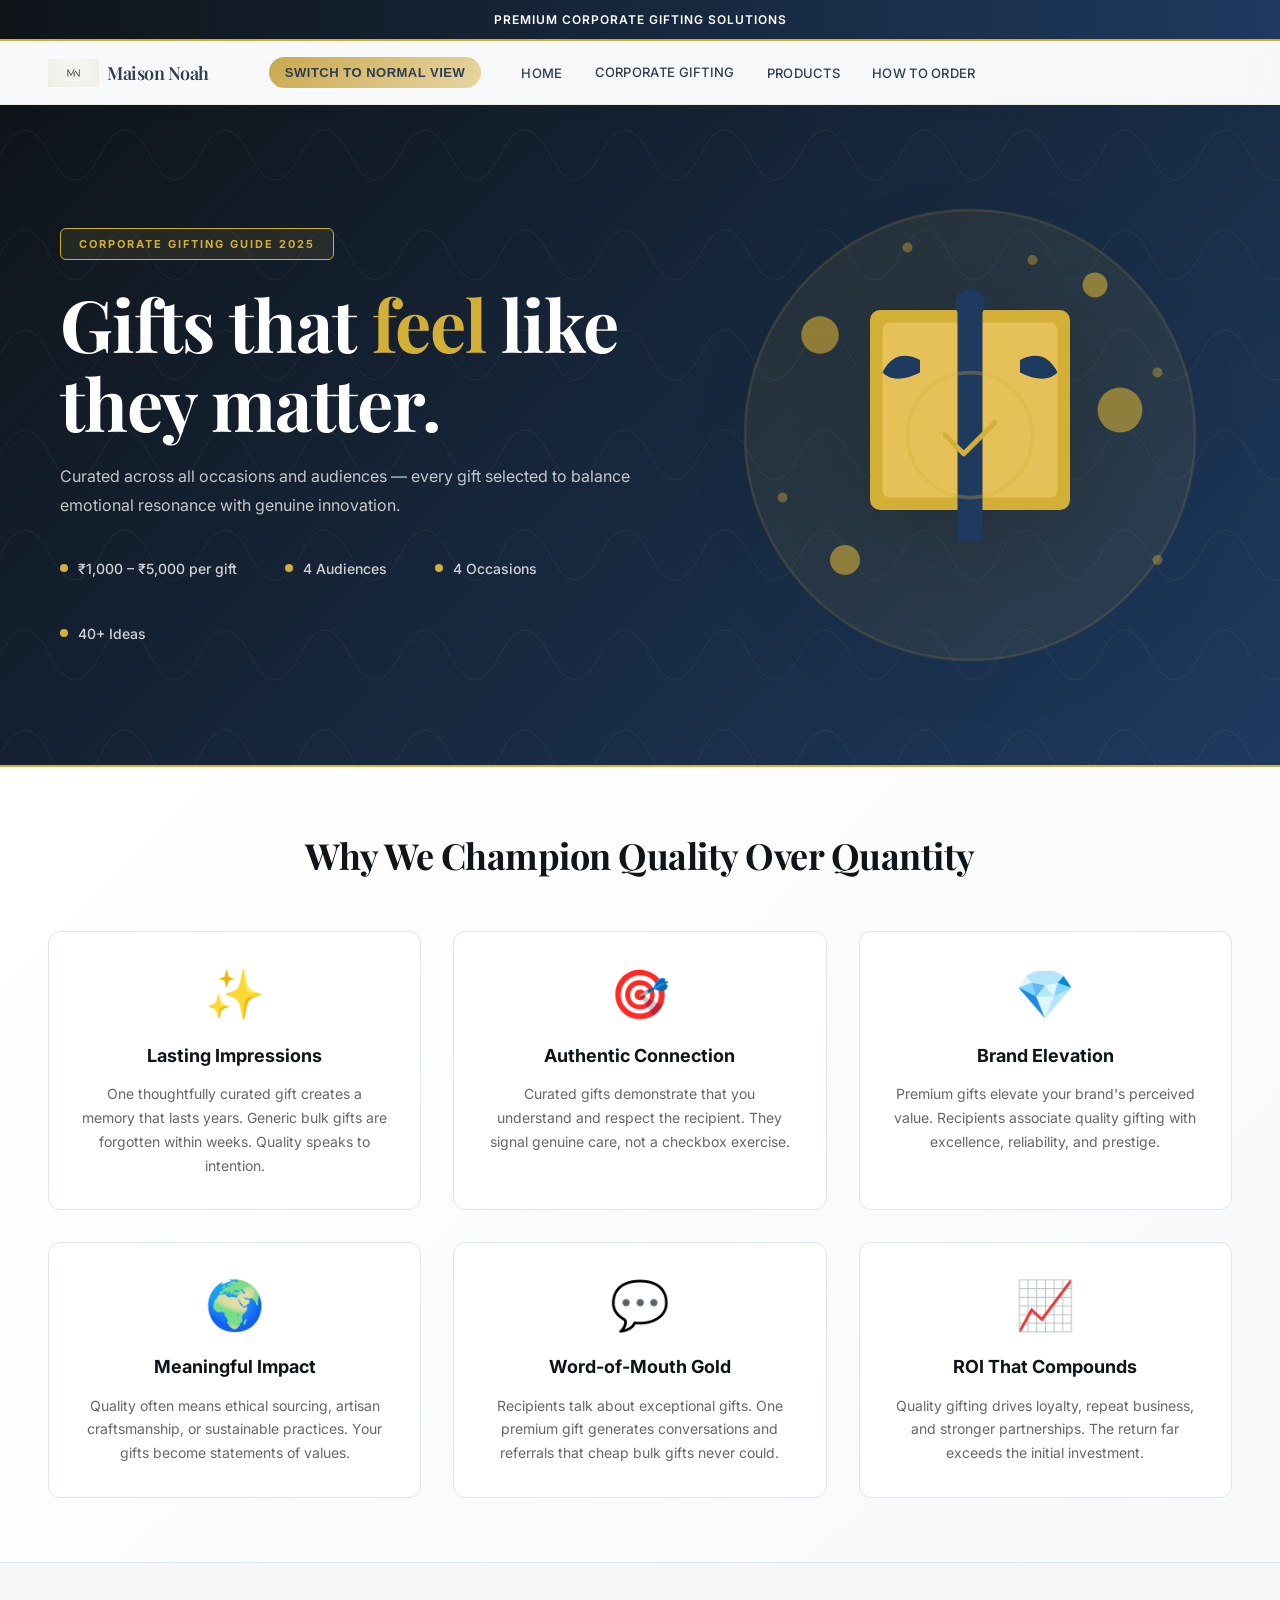
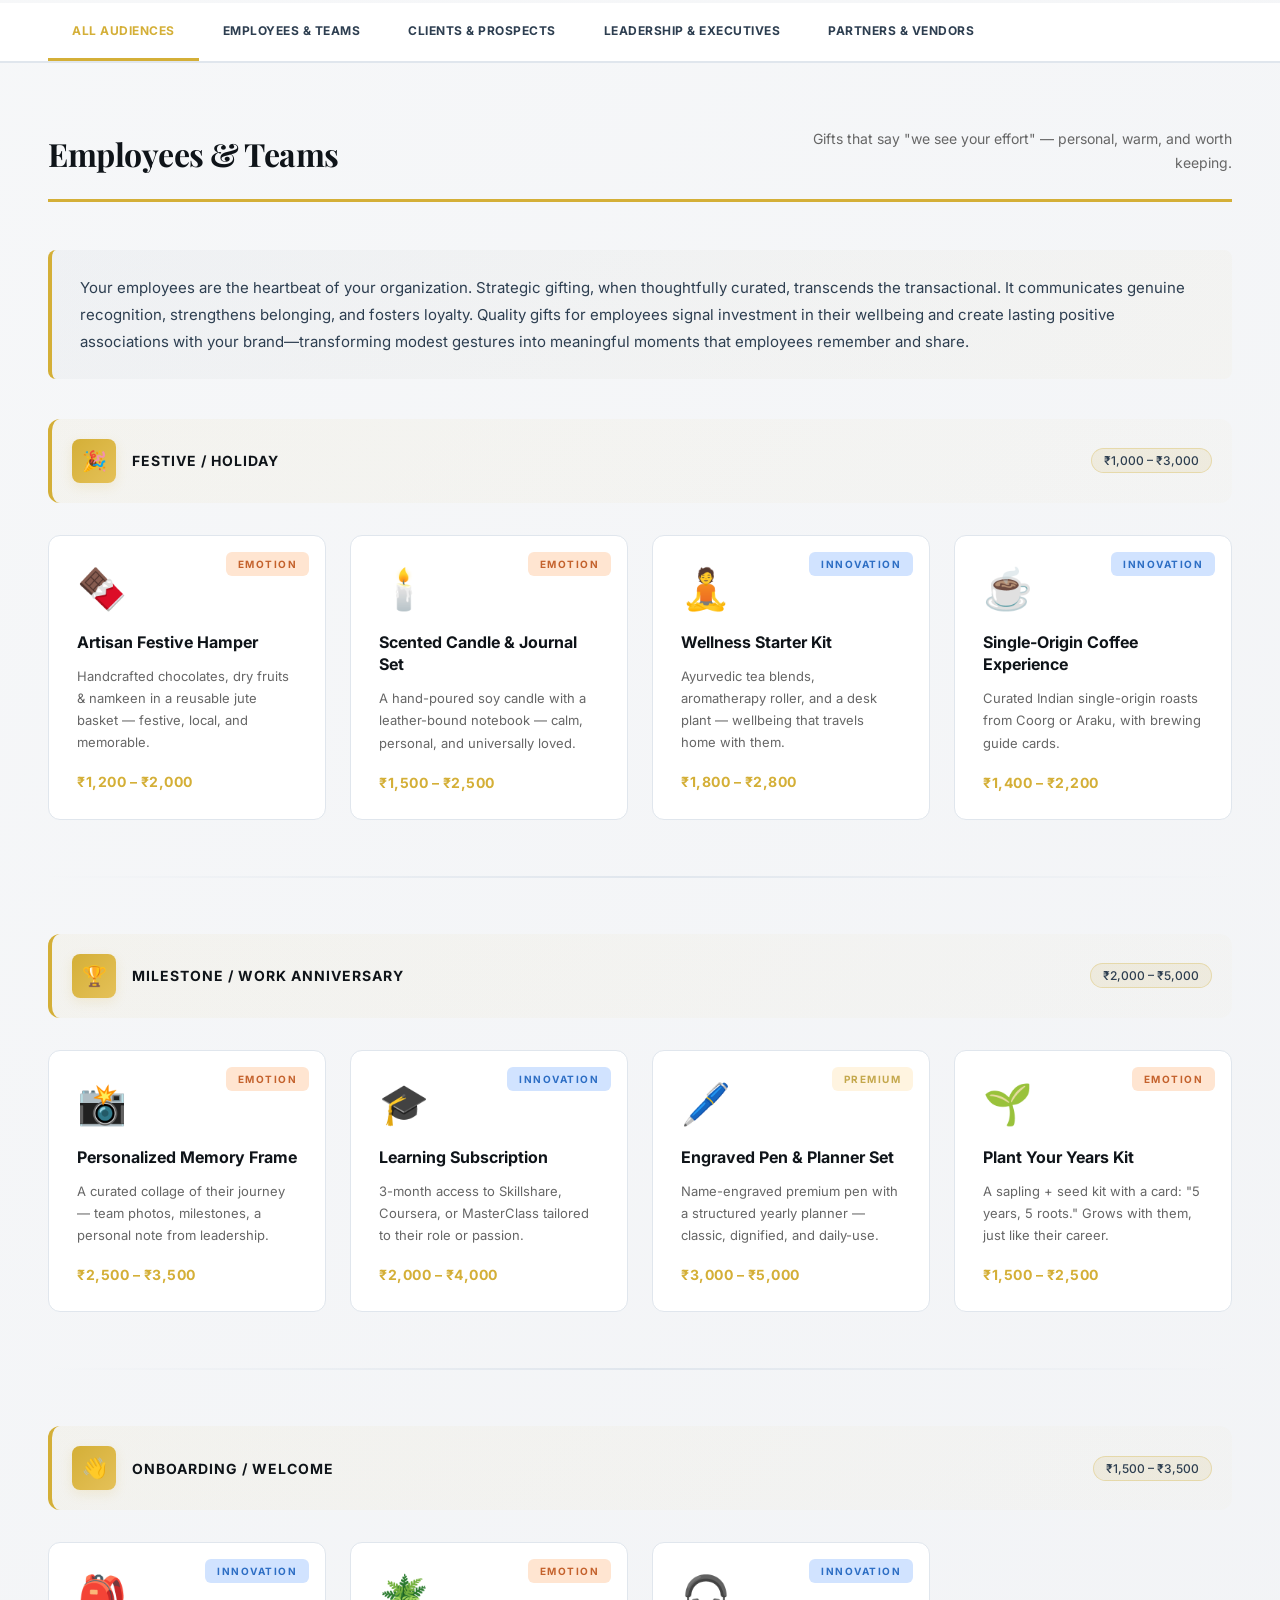
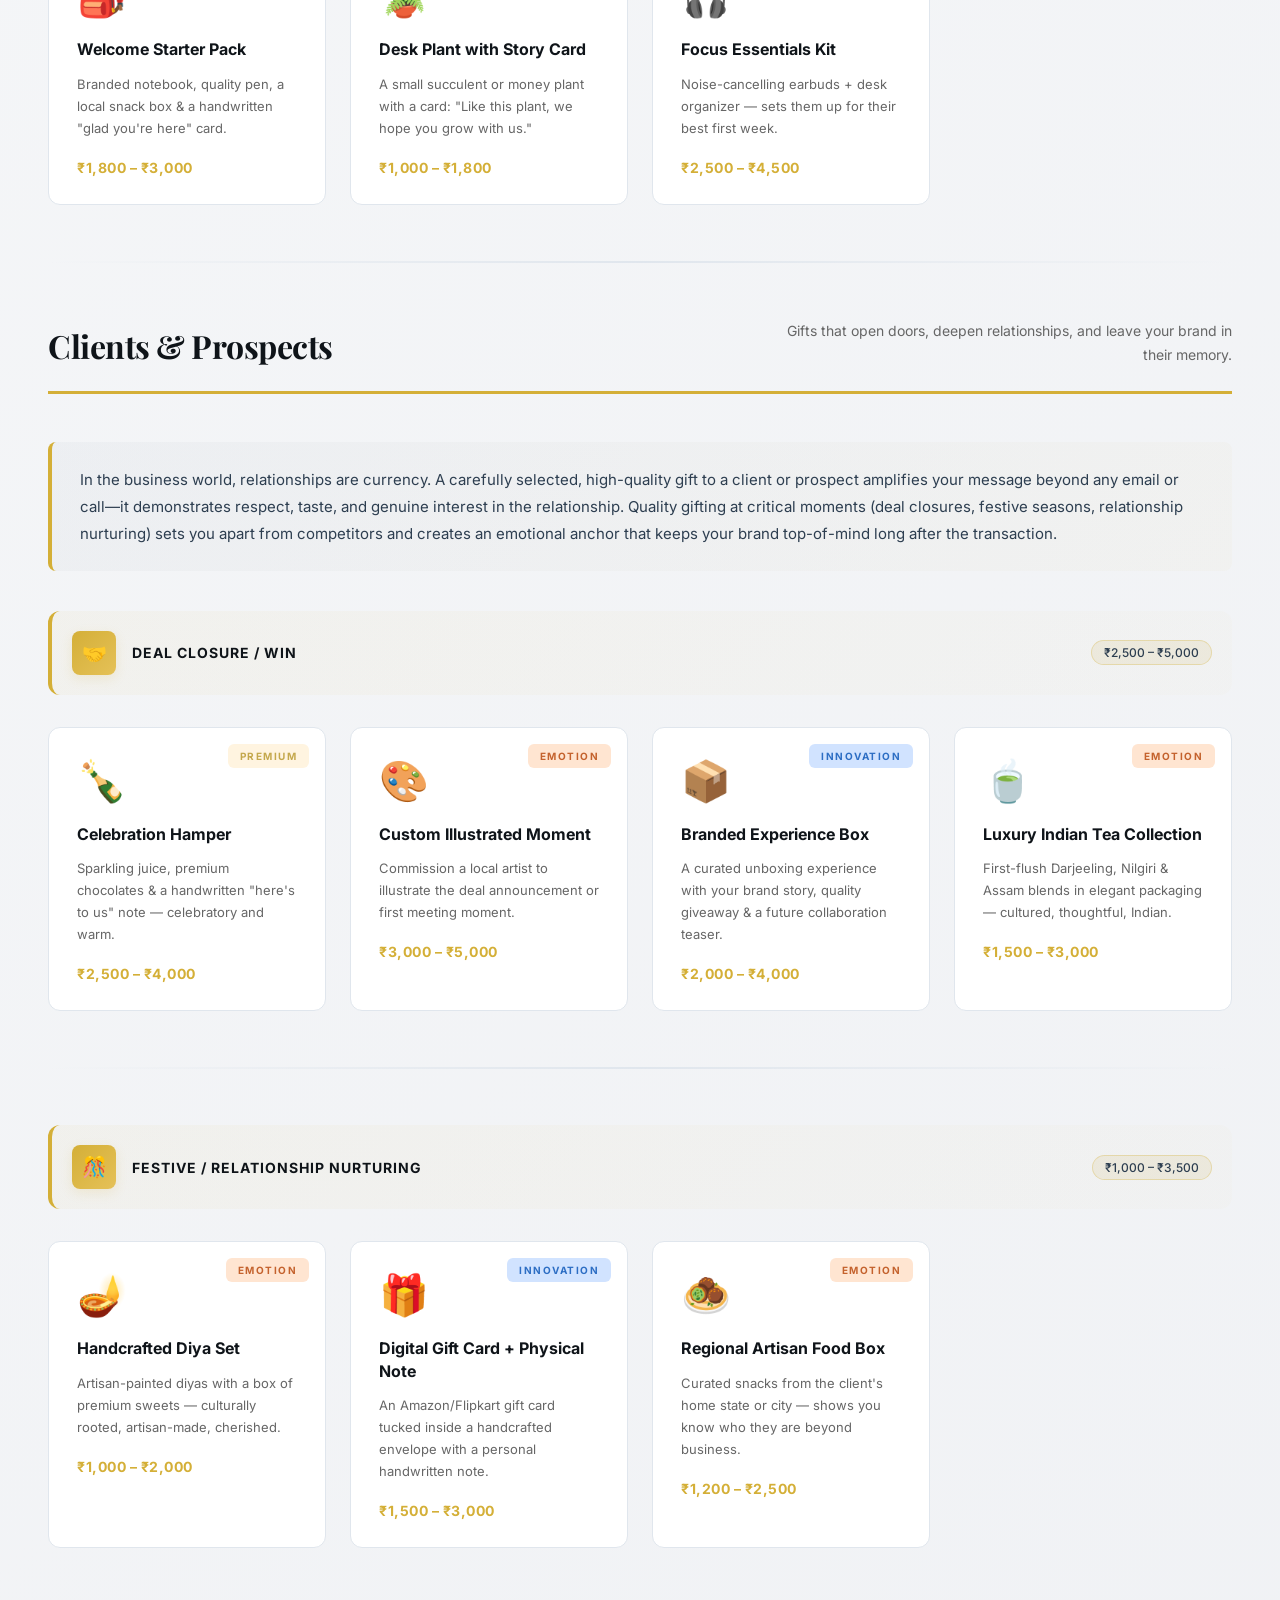
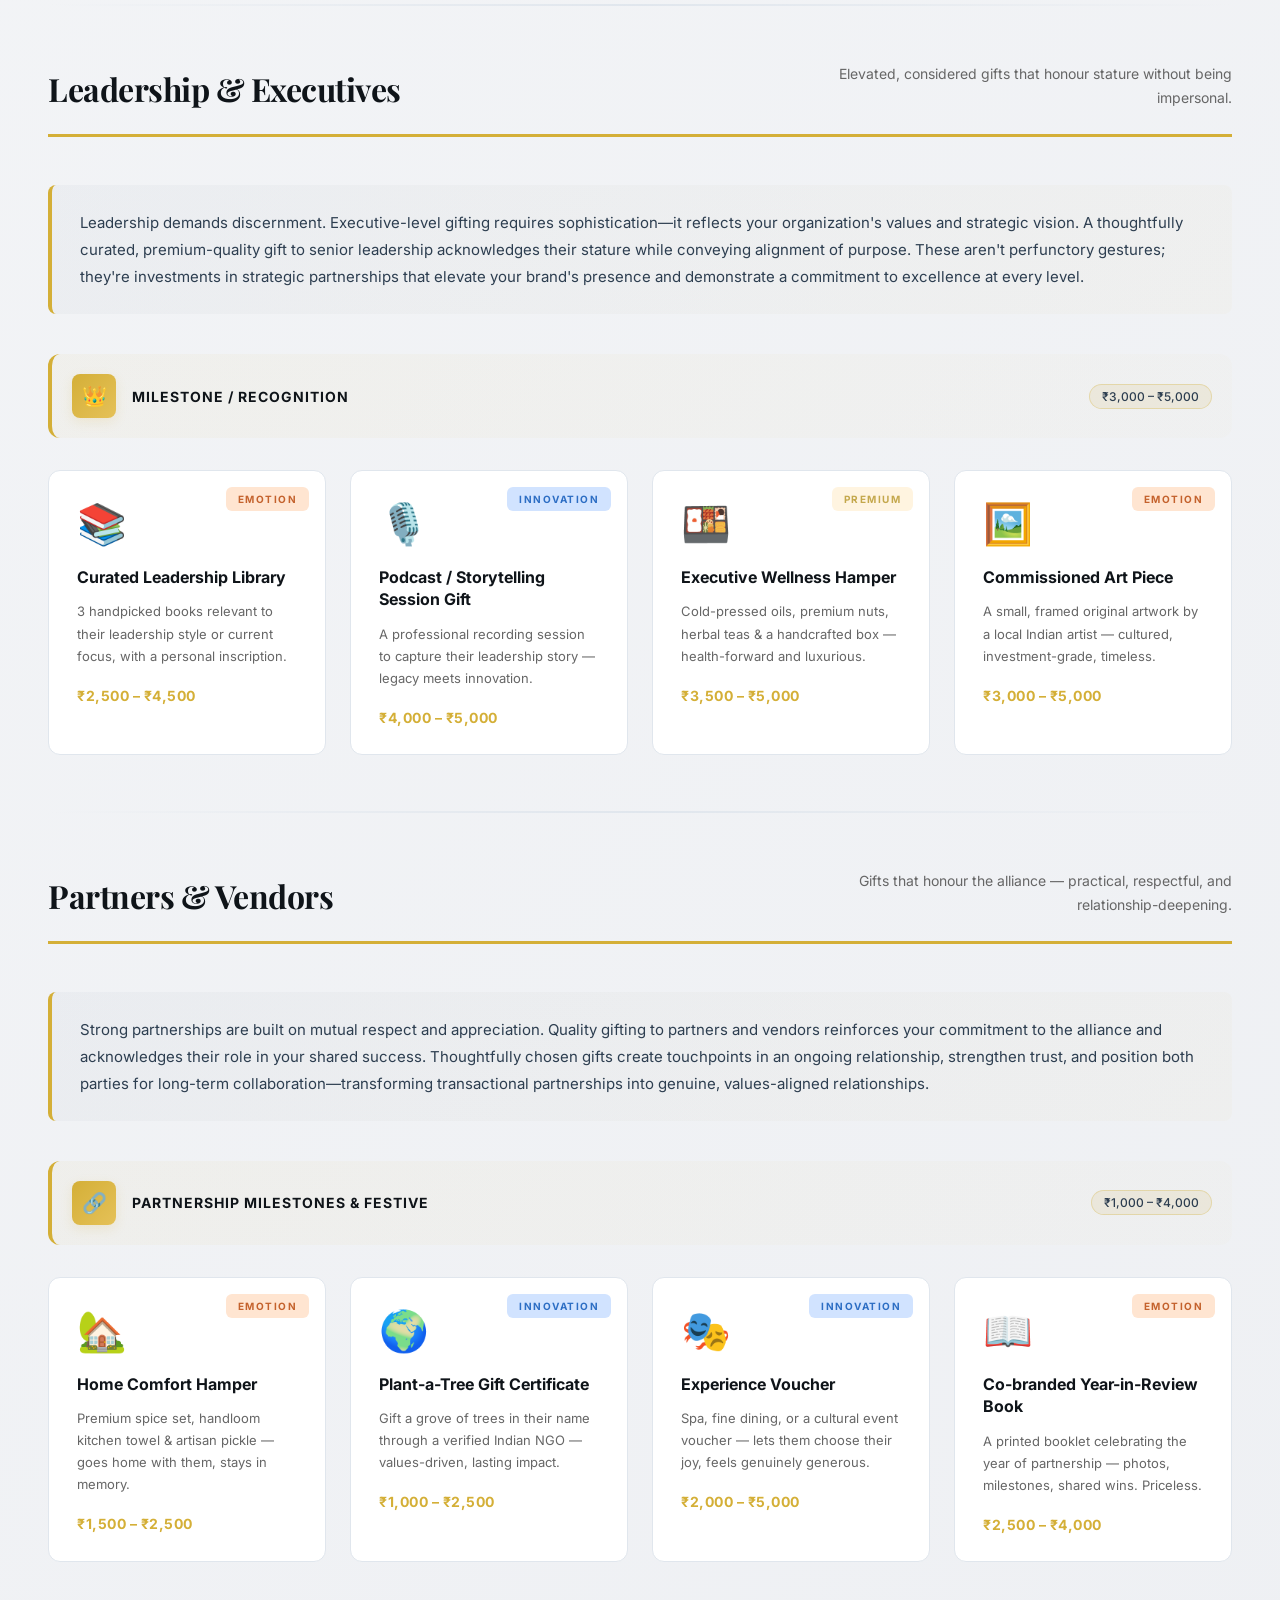
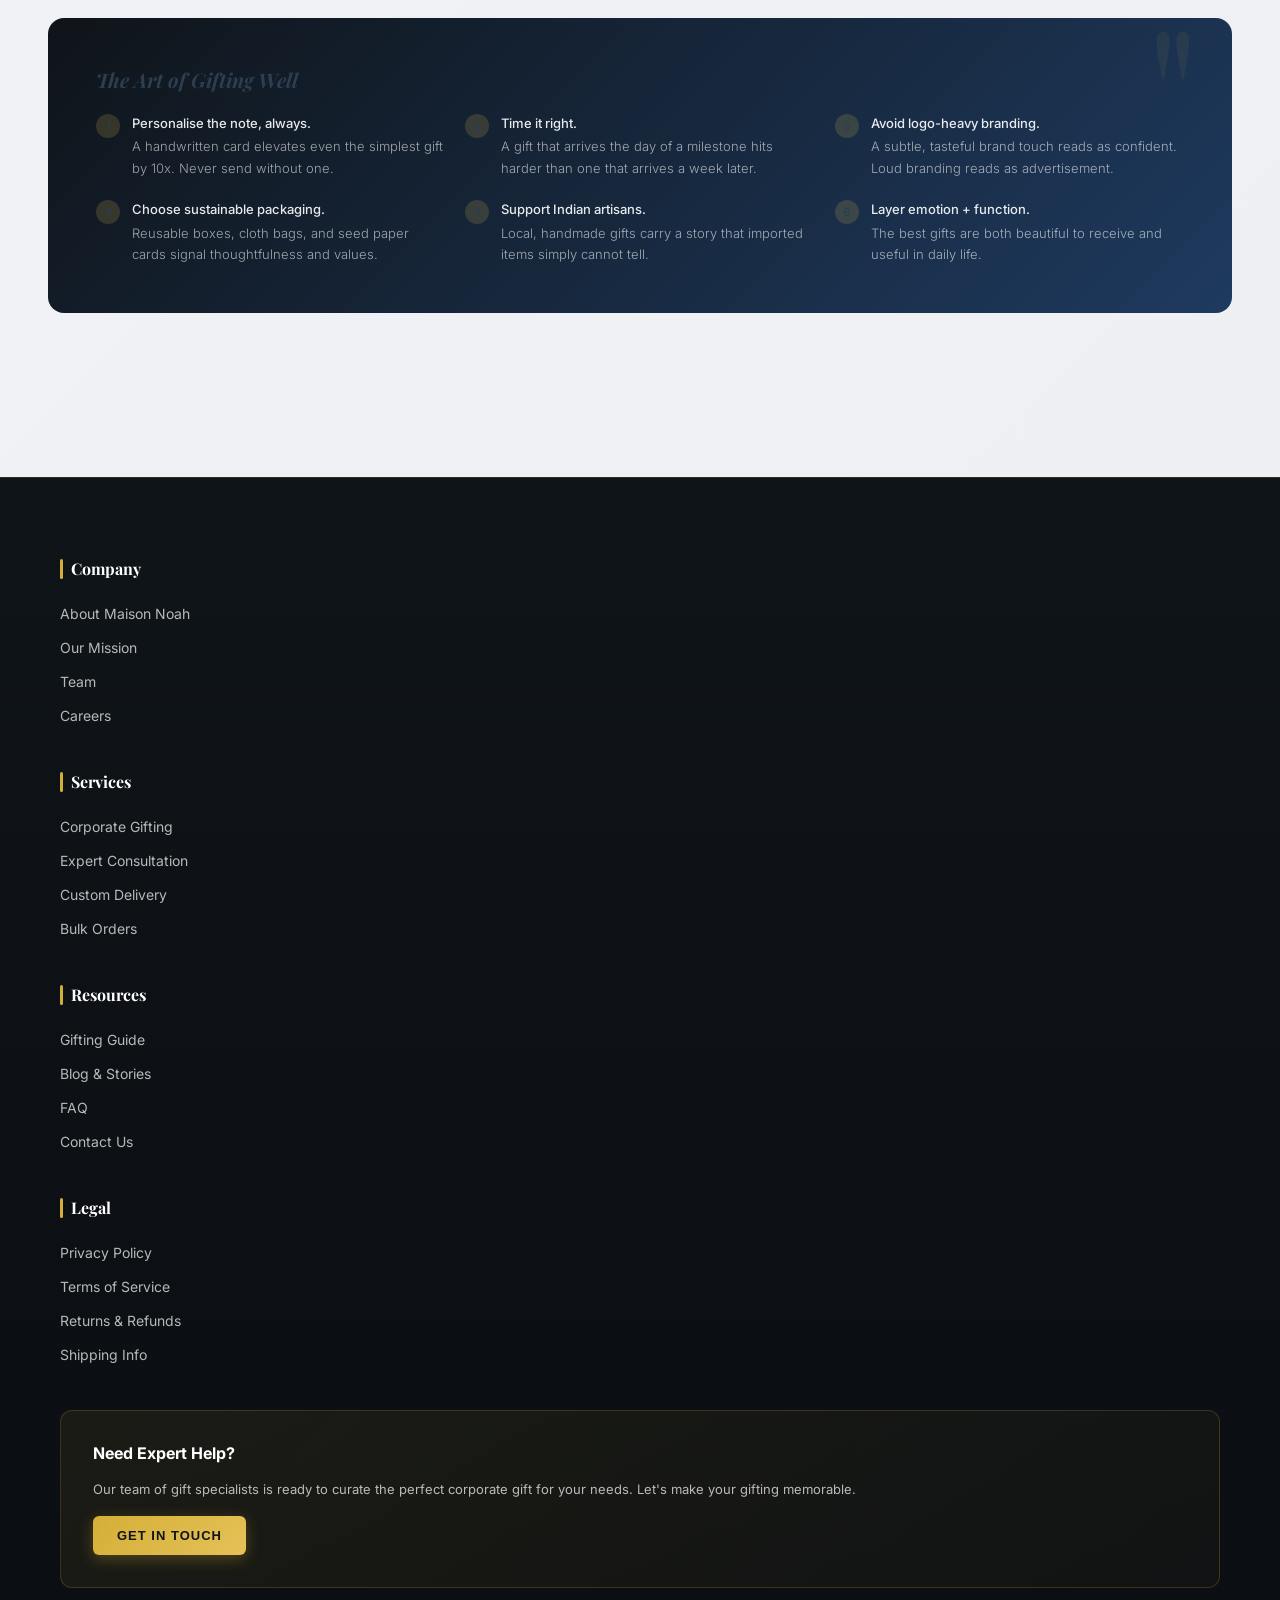
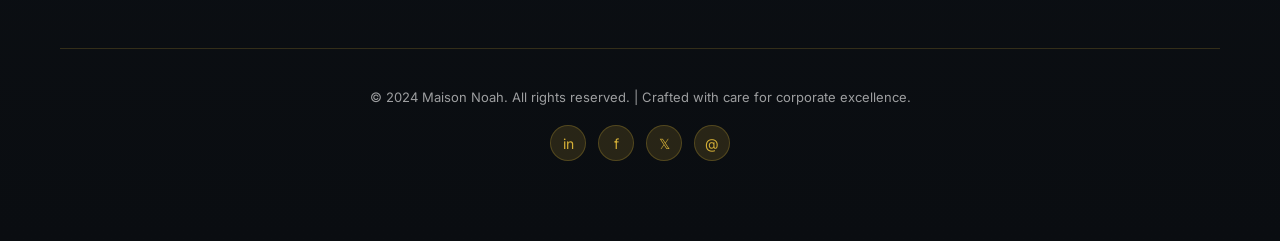
<file: corporate.html>
﻿<!DOCTYPE html>
<html lang="en">
<head>
<meta charset="UTF-8">
<meta name="viewport" content="width=device-width, initial-scale=1.0">
<title>Maison Noah Corporate Gifting Solutions</title>
<link rel="icon" href="mnlogo.png" />
<link href="https://fonts.googleapis.com/css2?family=Playfair+Display:ital,wght@0,400;0,700;1,400&family=Inter:wght@300;400;500;600;700&display=swap" rel="stylesheet">
<style>
  :root {
    --corporate-dark: #0F1419;
    --corporate-blue: #1E3A5F;
    --corporate-accent: #D4AF37;
    --corporate-light: #F8F9FA;
    --corporate-text: #2D3E50;
    --corporate-border: #E0E6ED;
    --corporate-success: #2ECC71;
  }

  * { margin: 0; padding: 0; box-sizing: border-box; }

  body {
    font-family: 'Inter', -apple-system, BlinkMacSystemFont, 'Segoe UI', sans-serif;
    background: linear-gradient(135deg, var(--corporate-light) 0%, #ECEEF2 100%);
    color: var(--corporate-text);
    min-height: 100vh;
  }

  /* TOP BANNER */
  .corporate-banner {
    background: linear-gradient(90deg, var(--corporate-dark) 0%, var(--corporate-blue) 100%);
    padding: 12px 0;
    text-align: center;
    color: #fff;
    font-size: 12px;
    font-weight: 600;
    letter-spacing: 1px;
    text-transform: uppercase;
    border-bottom: 2px solid var(--corporate-accent);
  }

  /* NAVBAR */
  .navbar {
    background: #fff;
    border-bottom: 1px solid var(--corporate-border);
    padding: 18px 48px;
    position: sticky;
    top: 0;
    z-index: 100;
    box-shadow: 0 2px 8px rgba(31, 58, 95, 0.06);
  }

  .navbar-container {
    max-width: 1400px;
    margin: 0 auto;
    display: flex;
    align-items: center;
    justify-content: space-between;
    gap: 40px;
  }

  .navbar-brand {
    font-family: 'Playfair Display', serif;
    font-size: 20px;
    font-weight: 700;
    color: var(--corporate-dark);
    text-decoration: none;
    white-space: nowrap;
    margin-right: 20px;
    display: flex;
    align-items: center;
    gap: 10px;
    letter-spacing: -0.5px;
  }

  .navbar-logo {
    height: 32px;
    width: auto;
    display: block;
  }

  .navbar-brand:hover {
    color: var(--corporate-accent);
  }

  .mode-toggle-btn {
    padding: 10px 20px;
    background: var(--corporate-accent);
    color: var(--corporate-dark);
    border: none;
    border-radius: 6px;
    font-size: 12px;
    font-weight: 700;
    cursor: pointer;
    white-space: nowrap;
    transition: all 0.3s ease;
    flex-shrink: 0;
    margin-left: auto;
    letter-spacing: 0.5px;
    text-transform: uppercase;
  }

  .mode-toggle-btn:hover {
    background: #E5C158;
    transform: translateY(-2px);
    box-shadow: 0 4px 12px rgba(212, 175, 55, 0.25);
  }

  .mode-toggle-btn:active {
    transform: translateY(0);
  }

  /* HAMBURGER MENU */
  .mobile-menu-toggle {
    display: none;
    flex-direction: column;
    background: none;
    border: none;
    cursor: pointer;
    padding: 8px;
    z-index: 32;
    gap: 5px;
  }

  .mobile-menu-toggle span {
    width: 24px;
    height: 2.5px;
    background: var(--corporate-dark);
    border-radius: 2px;
    transition: all 0.3s ease;
  }

  .mobile-menu-toggle[aria-expanded="true"] span:nth-child(1) {
    transform: rotate(45deg) translate(8px, 8px);
  }

  .mobile-menu-toggle[aria-expanded="true"] span:nth-child(2) {
    opacity: 0;
  }

  .mobile-menu-toggle[aria-expanded="true"] span:nth-child(3) {
    transform: rotate(-45deg) translate(7px, -7px);
  }

  .navbar-links {
    display: flex;
    gap: 32px;
    align-items: center;
    flex: 1;
  }

  .navbar-links a {
    font-size: 13px;
    color: var(--corporate-text);
    text-decoration: none;
    font-weight: 600;
    transition: color 0.3s ease;
    white-space: nowrap;
    letter-spacing: 0.3px;
    text-transform: uppercase;
  }

  .navbar-links a:hover,
  .navbar-links a.active {
    color: var(--corporate-accent);
  }

  /* HERO / HEADER */
  .hero {
    background: linear-gradient(135deg, var(--corporate-dark) 0%, var(--corporate-blue) 100%);
    padding: 80px 48px;
    position: relative;
    overflow: hidden;
    display: flex;
    align-items: center;
    justify-content: center;
    gap: 60px;
    min-height: 600px;
    width: 100vw;
    margin-left: calc(-50vw + 50%);
  }

  .hero::before {
    content: '';
    position: absolute;
    top: 0;
    right: 0;
    width: 100%;
    height: 100%;
    background: url('data:image/svg+xml,%3Csvg width="100" height="100" xmlns="http://www.w3.org/2000/svg"%3E%3Cpath d="M0,50 Q25,0 50,50 T100,50" stroke="%23FFF" stroke-width="0.5" fill="none" opacity="0.1"/%3E%3C/svg%3E') repeat;
    pointer-events: none;
  }

  .hero-content {
    position: relative;
    z-index: 1;
    max-width: 600px;
    flex: 0 1 auto;
  }

  .hero-visual {
    position: relative;
    z-index: 2;
    flex: 0 1 auto;
    width: 500px;
    min-height: 500px;
    display: flex;
    align-items: center;
    justify-content: center;
  }

  .hero-visual svg {
    width: 100%;
    height: 100%;
    max-width: 500px;
    filter: drop-shadow(0 20px 40px rgba(0, 0, 0, 0.2));
    animation: floatAnimation 4s ease-in-out infinite;
  }

  @keyframes floatAnimation {
    0%, 100% { transform: translateY(0px); }
    50% { transform: translateY(-20px); }
  }

  @keyframes slideInLeft {
    from {
      opacity: 0;
      transform: translateX(-30px);
    }
    to {
      opacity: 1;
      transform: translateX(0);
    }
  }

  @keyframes slideInRight {
    from {
      opacity: 0;
      transform: translateX(30px);
    }
    to {
      opacity: 1;
      transform: translateX(0);
    }
  }

  @keyframes fadeInUp {
    from {
      opacity: 0;
      transform: translateY(20px);
    }
    to {
      opacity: 1;
      transform: translateY(0);
    }
  }

  .hero-content {
    animation: slideInLeft 0.8s ease-out;
  }

  .hero-visual {
    animation: slideInRight 0.8s ease-out;
  }

  .hero-tag {
    display: inline-block;
    font-size: 11px;
    font-weight: 700;
    letter-spacing: 2px;
    text-transform: uppercase;
    color: var(--corporate-accent);
    background: rgba(212, 175, 55, 0.1);
    border: 1px solid var(--corporate-accent);
    padding: 8px 18px;
    border-radius: 6px;
    margin-bottom: 24px;
  }

  .hero h1 {
    font-family: 'Playfair Display', serif;
    font-size: clamp(42px, 6vw, 72px);
    color: #fff;
    line-height: 1.1;
    margin-bottom: 20px;
    font-weight: 700;
    letter-spacing: -1px;
  }

  .hero h1 em {
    color: var(--corporate-accent);
    font-style: normal;
    font-weight: 700;
  }

  .hero p {
    color: rgba(255, 255, 255, 0.75);
    font-size: 16px;
    font-weight: 400;
    max-width: 580px;
    line-height: 1.8;
    margin-bottom: 40px;
  }

  .hero-meta {
    display: flex;
    gap: 48px;
    flex-wrap: wrap;
  }

  .meta-chip {
    display: flex;
    align-items: center;
    gap: 10px;
    font-size: 14px;
    color: rgba(255, 255, 255, 0.8);
    font-weight: 500;
  }

  .meta-chip span {
    width: 8px;
    height: 8px;
    border-radius: 50%;
    background: var(--corporate-accent);
    display: inline-block;
  }

  /* QUALITY PHILOSOPHY SECTION */
  .quality-philosophy-section {
    background: linear-gradient(135deg, #fff 0%, #f8f9fa 100%);
    padding: 64px 48px;
    margin-bottom: 40px;
    border-top: 2px solid var(--corporate-accent);
    border-bottom: 1px solid var(--corporate-border);
  }

  .quality-inner {
    max-width: 1400px;
    margin: 0 auto;
  }

  .quality-philosophy-section h2 {
    font-family: 'Playfair Display', serif;
    font-size: 36px;
    color: var(--corporate-dark);
    font-weight: 700;
    text-align: center;
    margin-bottom: 52px;
    letter-spacing: -0.5px;
    animation: slideInDown 0.6s ease-out;
  }

  .quality-grid {
    display: grid;
    grid-template-columns: repeat(auto-fit, minmax(340px, 1fr));
    gap: 32px;
  }

  .quality-card {
    background: #fff;
    padding: 32px;
    border-radius: 12px;
    border: 1px solid var(--corporate-border);
    text-align: center;
    transition: all 0.3s cubic-bezier(0.4, 0, 0.2, 1);
    animation: fadeInUp 0.6s ease-out backwards;
    position: relative;
  }

  .quality-card:nth-child(1) { animation-delay: 0.1s; }
  .quality-card:nth-child(2) { animation-delay: 0.2s; }
  .quality-card:nth-child(3) { animation-delay: 0.3s; }
  .quality-card:nth-child(4) { animation-delay: 0.4s; }
  .quality-card:nth-child(5) { animation-delay: 0.5s; }
  .quality-card:nth-child(6) { animation-delay: 0.6s; }

  .quality-card:hover {
    border-color: var(--corporate-accent);
    transform: translateY(-12px);
    box-shadow: 0 20px 50px rgba(212, 175, 55, 0.15);
  }

  .quality-icon {
    font-size: 48px;
    margin-bottom: 20px;
    display: block;
    transition: transform 0.3s ease;
  }

  .quality-card:hover .quality-icon {
    transform: scale(1.2) rotate(-5deg);
  }

  .quality-card h3 {
    font-size: 18px;
    font-weight: 700;
    color: var(--corporate-dark);
    margin-bottom: 14px;
    line-height: 1.4;
  }

  .quality-card p {
    font-size: 14px;
    color: #666;
    line-height: 1.7;
    font-weight: 400;
  }

  @keyframes slideInDown {
    from {
      opacity: 0;
      transform: translateY(-20px);
    }
    to {
      opacity: 1;
      transform: translateY(0);
    }
  }

  /* FILTER BAR */
  .filter-bar {
    background: #fff;
    border-bottom: 2px solid var(--corporate-border);
    padding: 0 48px;
    display: flex;
    gap: 0;
    overflow-x: auto;
    scrollbar-width: none;
    max-width: 1400px;
    margin: 0 auto;
  }
  .filter-bar::-webkit-scrollbar { display: none; }

  .filter-btn {
    padding: 20px 24px;
    font-size: 12px;
    font-weight: 700;
    font-family: 'Inter', sans-serif;
    color: var(--corporate-text);
    border: none;
    background: none;
    cursor: pointer;
    white-space: nowrap;
    border-bottom: 3px solid transparent;
    transition: all 0.3s;
    letter-spacing: 0.5px;
    text-transform: uppercase;
    position: relative;
  }

  .filter-btn::after {
    content: '';
    position: absolute;
    bottom: -3px;
    left: 0;
    width: 0;
    height: 3px;
    background: var(--corporate-accent);
    transition: width 0.3s ease;
  }

  .filter-btn:hover::after,
  .filter-btn.active::after {
    width: 100%;
  }

  .filter-btn.active, .filter-btn:hover {
    color: var(--corporate-accent);
    border-bottom-color: var(--corporate-accent);
  }

  /* SECTION */
  .section {
    padding: 64px 48px;
    display: none;
    animation: fadeIn 0.4s ease;
    max-width: 1400px;
    margin: 0 auto;
  }
  .section.active { display: block; }

  @keyframes fadeIn {
    from { opacity: 0; transform: translateY(8px); }
    to { opacity: 1; transform: translateY(0); }
  }

  .section-header {
    display: flex;
    align-items: flex-end;
    justify-content: space-between;
    margin-bottom: 48px;
    flex-wrap: wrap;
    gap: 16px;
    padding-bottom: 24px;
    border-bottom: 3px solid var(--corporate-accent);
    position: relative;
  }

  .section-header::after {
    content: '';
    position: absolute;
    bottom: -3px;
    left: 0;
    height: 3px;
    width: 0;
    background: linear-gradient(90deg, var(--corporate-accent), transparent);
    animation: expandWidth 0.8s ease-out forwards;
  }

  @keyframes expandWidth {
    to { width: 100%; }
  }

  .section-header h2 {
    font-family: 'Playfair Display', serif;
    font-size: 32px;
    color: var(--corporate-dark);
    font-weight: 700;
    letter-spacing: -0.5px;
  }

  .section-header p {
    font-size: 14px;
    color: #666;
    font-weight: 400;
    max-width: 450px;
    line-height: 1.7;
    text-align: right;
  }

  /* SECTION INTRO */
  .section-intro {
    margin-bottom: 40px;
    padding: 24px 28px;
    background: linear-gradient(135deg, rgba(30, 58, 95, 0.03), rgba(212, 175, 55, 0.03));
    border-left: 4px solid var(--corporate-accent);
    border-radius: 8px;
    animation: slideInUp 0.6s ease-out forwards;
  }

  .section-intro p {
    font-size: 15px;
    color: var(--corporate-text);
    line-height: 1.8;
    font-weight: 400;
  }

  /* OCCASION ROW */
  .occasion-block {
    margin-bottom: 56px;
  }

  .occasion-label {
    display: flex;
    align-items: center;
    gap: 16px;
    margin-bottom: 32px;
    padding: 20px;
    background: linear-gradient(135deg, rgba(212, 175, 55, 0.05), rgba(212, 175, 55, 0.02));
    border-radius: 12px;
    transition: all 0.3s ease;
    border-left: 4px solid var(--corporate-accent);
  }

  .occasion-label:hover {
    background: linear-gradient(135deg, rgba(212, 175, 55, 0.1), rgba(212, 175, 55, 0.05));
    transform: translateX(8px);
  }

  .occasion-label .icon {
    width: 44px;
    height: 44px;
    background: linear-gradient(135deg, var(--corporate-accent), #E5C158);
    border-radius: 8px;
    display: flex;
    align-items: center;
    justify-content: center;
    font-size: 20px;
    box-shadow: 0 4px 12px rgba(212, 175, 55, 0.15);
    transition: transform 0.3s ease;
    flex-shrink: 0;
  }

  .occasion-label:hover .icon {
    transform: scale(1.1) rotate(-5deg);
  }

  .occasion-label h3 {
    font-size: 14px;
    font-weight: 700;
    letter-spacing: 1px;
    text-transform: uppercase;
    color: var(--corporate-dark);
  }

  .occasion-label .budget-tag {
    margin-left: auto;
    font-size: 12px;
    font-weight: 600;
    color: var(--corporate-accent);
    background: #FFF4E0;
    padding: 6px 14px;
    border-radius: 20px;
    flex-shrink: 0;
    border: 1px solid rgba(212, 175, 55, 0.3);
  }

  .occasion-label .budget-tag {
    margin-left: auto;
    font-size: 12px;
    font-weight: 500;
    color: var(--gold);
    background: rgba(201,168,76,0.12);
    padding: 4px 12px;
    border-radius: 100px;
  }

  /* GIFT GRID */
  .gift-grid {
    display: grid;
    grid-template-columns: repeat(auto-fill, minmax(240px, 1fr));
    gap: 24px;
  }

  .gift-card {
    background: #fff;
    border: 1px solid var(--corporate-border);
    border-radius: 12px;
    padding: 28px;
    position: relative;
    transition: all 0.3s cubic-bezier(0.4, 0, 0.2, 1);
    cursor: default;
    animation: fadeInUp 0.6s ease-out backwards;
  }

  .gift-card:nth-child(1) { animation-delay: 0.1s; }
  .gift-card:nth-child(2) { animation-delay: 0.2s; }
  .gift-card:nth-child(3) { animation-delay: 0.3s; }
  .gift-card:nth-child(4) { animation-delay: 0.4s; }
  .gift-card:nth-child(5) { animation-delay: 0.5s; }
  .gift-card:nth-child(6) { animation-delay: 0.6s; }
  .gift-card:nth-child(7) { animation-delay: 0.7s; }
  .gift-card:nth-child(8) { animation-delay: 0.8s; }

  .gift-card:hover {
    border-color: var(--corporate-accent);
    transform: translateY(-12px);
    box-shadow: 0 20px 50px rgba(212, 175, 55, 0.2);
  }

  .gift-card .emoji {
    font-size: 40px;
    display: block;
    margin-bottom: 18px;
    transition: transform 0.3s ease;
  }

  .gift-card:hover .emoji {
    transform: scale(1.2) rotate(-5deg);
  }

  .gift-card h4 {
    font-size: 16px;
    font-weight: 700;
    color: var(--corporate-dark);
    margin-bottom: 12px;
    line-height: 1.4;
  }

  .gift-card p {
    font-size: 13px;
    color: #666;
    font-weight: 400;
    line-height: 1.7;
    margin-bottom: 20px;
  }

  .gift-card .price {
    font-size: 14px;
    font-weight: 700;
    color: var(--corporate-accent);
    letter-spacing: 0.5px;
  }

  .gift-card .badge {
    position: absolute;
    top: 16px;
    right: 16px;
    font-size: 10px;
    font-weight: 700;
    letter-spacing: 1.5px;
    text-transform: uppercase;
    padding: 6px 12px;
    border-radius: 6px;
  }

  .badge-emotion { background: #FFE5D1; color: #C4622D; }
  .badge-innovation { background: #D1E3FF; color: #2D6EC4; }
  .badge-premium { background: #FFF4E0; color: #C4A84C; }

  /* DIVIDER */
  .divider {
    height: 2px;
    background: linear-gradient(to right, transparent, var(--corporate-border), transparent);
    margin: 56px 0;
  }

  /* TIPS BOX */
  .tips-box {
    background: linear-gradient(135deg, var(--corporate-dark), var(--corporate-blue));
    border-radius: 16px;
    padding: 48px;
    margin-top: 56px;
    margin-left: auto;
    margin-right: auto;
    position: relative;
    overflow: hidden;
    max-width: 1400px;
  }

  .tips-box::before {
    content: '"';
    position: absolute;
    top: -20px; right: 32px;
    font-family: 'Playfair Display', serif;
    font-size: 180px;
    color: rgba(201,168,76,0.08);
    line-height: 1;
  }

  .tips-box h3 {
    font-family: 'Playfair Display', serif;
    font-size: 20px;
    color: var(--gold);
    margin-bottom: 20px;
    font-style: italic;
  }

  .tips-list {
    display: grid;
    grid-template-columns: repeat(auto-fill, minmax(260px, 1fr));
    gap: 20px;
  }

  .tip-item {
    display: flex;
    gap: 12px;
  }

  .tip-num {
    flex-shrink: 0;
    width: 24px; height: 24px;
    background: rgba(201,168,76,0.2);
    color: var(--gold);
    border-radius: 50%;
    font-size: 11px;
    font-weight: 500;
    display: flex; align-items: center; justify-content: center;
    margin-top: 1px;
  }

  .tip-item p {
    font-size: 13px;
    color: rgba(255,255,255,0.6);
    font-weight: 300;
    line-height: 1.65;
  }

  .tip-item strong {
    color: rgba(255,255,255,0.9);
    font-weight: 500;
    display: block;
    margin-bottom: 2px;
  }

  /* FOOTER */
  .footer {
    background: linear-gradient(180deg, var(--corporate-dark) 0%, #0A0D11 100%);
    color: var(--corporate-light);
    margin-top: 100px;
    padding: 80px 60px;
    border-top: 1px solid rgba(212, 175, 55, 0.2);
  }

  .footer-content {
    display: grid;
    grid-template-columns: repeat(auto-fit, minmax(240px, 1fr));
    gap: 60px;
    max-width: 1400px;
    margin: 0 auto 60px;
  }

  .footer-col h4 {
    font-family: 'Playfair Display', serif;
    font-size: 16px;
    font-weight: 700;
    margin-bottom: 24px;
    color: #FFF;
    display: flex;
    align-items: center;
    gap: 8px;
  }

  .footer-col h4::before {
    content: '';
    width: 3px;
    height: 20px;
    background: var(--corporate-accent);
    border-radius: 2px;
  }

  .footer-col ul {
    list-style: none;
    padding: 0;
    margin: 0;
  }

  .footer-col li {
    margin-bottom: 14px;
  }

  .footer-col a {
    color: rgba(255, 255, 255, 0.7);
    text-decoration: none;
    font-size: 14px;
    transition: all 0.3s ease;
    display: inline-flex;
    align-items: center;
  }

  .footer-col a:hover {
    color: var(--corporate-accent);
    transform: translateX(4px);
  }

  .footer-cta {
    grid-column: span 2;
    display: flex;
    flex-direction: column;
    gap: 16px;
    padding: 32px;
    background: linear-gradient(135deg, rgba(212, 175, 55, 0.08), rgba(212, 175, 55, 0.03));
    border-radius: 12px;
    border: 1px solid rgba(212, 175, 55, 0.2);
  }

  .footer-cta h4 {
    margin: 0;
    font-size: 16px;
    color: #FFF;
  }

  .footer-cta p {
    margin: 0;
    font-size: 13px;
    color: rgba(255, 255, 255, 0.7);
    line-height: 1.6;
  }

  .footer-cta button {
    padding: 12px 24px;
    background: linear-gradient(135deg, var(--corporate-accent), #E5C158);
    color: var(--corporate-dark);
    border: none;
    border-radius: 6px;
    font-weight: 700;
    font-size: 13px;
    text-transform: uppercase;
    letter-spacing: 1px;
    cursor: pointer;
    transition: all 0.3s ease;
    box-shadow: 0 4px 15px rgba(212, 175, 55, 0.3);
    align-self: flex-start;
  }

  .footer-cta button:hover {
    transform: translateY(-3px);
    box-shadow: 0 8px 25px rgba(212, 175, 55, 0.4);
  }

  .footer-bottom {
    max-width: 1400px;
    margin: 0 auto;
    padding-top: 40px;
    border-top: 1px solid rgba(212, 175, 55, 0.2);
    display: flex;
    justify-content: space-between;
    align-items: center;
    flex-wrap: wrap;
    gap: 20px;
  }

  .footer-bottom p {
    font-size: 13px;
    color: rgba(255, 255, 255, 0.6);
    margin: 0;
  }

  .footer-socials {
    display: flex;
    gap: 12px;
  }

  .footer-socials a {
    width: 36px;
    height: 36px;
    background: rgba(212, 175, 55, 0.15);
    border: 1px solid rgba(212, 175, 55, 0.25);
    border-radius: 50%;
    display: flex;
    align-items: center;
    justify-content: center;
    color: var(--corporate-accent);
    text-decoration: none;
    font-size: 14px;
    transition: all 0.3s ease;
  }

  .footer-socials a:hover {
    background: var(--corporate-accent);
    color: var(--corporate-dark);
    transform: translateY(-4px);
  }

  .footer-logo {
    font-family: 'Playfair Display', serif;
    font-size: 16px;
    color: var(--corporate-accent);
    letter-spacing: 1px;
  }

  @media (max-width: 1024px) {
    .hero {
      flex-direction: column;
      gap: 40px;
      min-height: auto;
      padding: 60px 48px;
      width: 100vw;
      margin-left: calc(-50vw + 50%);
    }
    .hero-visual {
      min-height: 400px;
      width: 100%;
    }
  }

  @media (max-width: 768px) {
    .hero {
      padding: 40px 24px;
      width: 100vw;
      margin-left: calc(-50vw + 50%);
    }
    .hero-visual {
      min-height: 300px;
      width: 100%;
    }
    .hero h1 {
      font-size: clamp(32px, 5vw, 48px);
    }
  }

  @media (max-width: 640px) {
    .hero, .section, .footer { padding-left: 24px; padding-right: 24px; }
    .hero {
      width: 100vw;
      margin-left: calc(-50vw + 50%);
    }
    .hero-visual {
      width: 100%;
    }
    .filter-bar { padding: 0 24px; }
    .section-header p { text-align: left; }
    .gift-grid { grid-template-columns: 1fr 1fr; }
  }

  @media (max-width: 420px) {
    .gift-grid { grid-template-columns: 1fr; }
  }

  /* NAVBAR */
  .navbar {
    background: var(--warm-white);
    border-bottom: 1px solid rgba(201,168,76,0.15);
    padding: 16px 48px;
    position: sticky;
    top: 0;
    z-index: 100;
    backdrop-filter: blur(10px);
  }

  .navbar-container {
    max-width: 1200px;
    margin: 0 auto;
    display: flex;
    align-items: center;
    justify-content: space-between;
    gap: 40px;
  }

  .navbar-brand {
    font-family: 'Playfair Display', serif;
    font-size: 18px;
    font-weight: 600;
    color: var(--ink);
    text-decoration: none;
    white-space: nowrap;
    margin-right: 20px;
    display: flex;
    align-items: center;
    gap: 8px;
  }

  .navbar-logo {
    height: 28px;
    width: auto;
    display: block;
  }

  .navbar-brand:hover {
    color: var(--gold);
  }

  .mode-toggle-btn {
    padding: 8px 16px;
    background: linear-gradient(135deg, #C9A84C, #E8D5A3);
    color: var(--ink);
    border: none;
    border-radius: 999px;
    font-size: 13px;
    font-weight: 600;
    cursor: pointer;
    white-space: nowrap;
    transition: all 0.3s ease;
    flex-shrink: 0;
    margin-left: auto;
  }

  .mode-toggle-btn:hover {
    transform: translateY(-2px);
    box-shadow: 0 6px 16px rgba(201, 168, 76, 0.2);
  }

  .mode-toggle-btn:active {
    transform: translateY(0);
  }

  .navbar-links {
    display: flex;
    gap: 32px;
    align-items: center;
    flex: 1;
  }

  .navbar-links a {
    font-size: 13px;
    color: var(--ink);
    text-decoration: none;
    font-weight: 500;
    transition: color 0.3s ease;
    white-space: nowrap;
  }

  .navbar-links a:hover {
    color: var(--gold);
  }

  .navbar-links a.active {
    color: var(--gold);
    border-bottom: 2px solid var(--gold);
    padding-bottom: 2px;
  }

  @media (max-width: 768px) {
    .navbar-links {
      gap: 16px;
    }
    .navbar-links a {
      font-size: 12px;
    }
    .navbar-container {
      gap: 16px;
    }
    .mode-toggle-btn {
      padding: 8px 14px;
      font-size: 11px;
      min-height: 44px;
      display: flex;
      align-items: center;
      justify-content: center;
    }
  }

  @media (max-width: 640px) {
    .navbar {
      padding: 12px 24px;
      background: rgba(255, 255, 255, 0.95);
      backdrop-filter: blur(12px);
    }
    .navbar-container {
      gap: 12px;
    }
    .mobile-menu-toggle {
      display: flex;
      padding: 8px 12px;
      min-height: 44px;
      min-width: 44px;
      justify-content: center;
      align-items: center;
      transition: opacity 200ms ease;
    }
    .mobile-menu-toggle:active {
      opacity: 0.7;
    }
    .navbar-links {
      display: none;
      position: fixed;
      top: 56px;
      left: 0;
      right: 0;
      bottom: 0;
      flex-direction: column;
      background: rgba(255, 255, 255, 0.98);
      backdrop-filter: blur(12px);
      border-top: 2px solid var(--corporate-border);
      padding: 0;
      gap: 0;
      z-index: 30;
      box-shadow: none;
      max-height: calc(100vh - 56px);
      overflow-y: auto;
    }
    .navbar-links.open {
      display: flex;
      box-shadow: inset 0 2px 8px rgba(0, 0, 0, 0.04);
    }
    .navbar-links a {
      padding: 1rem 24px;
      border-bottom: 1px solid #e8dfd1;
      border-left: 3px solid transparent;
      display: block;
      width: 100%;
      text-align: left;
      transition: all 180ms ease;
      font-weight: 500;
    }
    .navbar-links a:hover {
      background: rgba(212, 175, 55, 0.06);
    }
    .navbar-links a.active {
      background: linear-gradient(90deg, rgba(212, 175, 55, 0.12), transparent);
      border-left-color: #D4AF37;
      font-weight: 600;
      transition: all 200ms ease;
    }
    .mode-toggle-btn:active {
      transform: scale(0.97);
    }
      padding: 40px 24px;
    }
    .footer-content {
      grid-template-columns: 1fr;
      gap: 32px;
    }
    .footer-cta {
      grid-column: span 1;
    }
    .footer-bottom {
      flex-direction: column;
      text-align: center;
    }
  }

  @media (max-width: 1024px) {
    .footer {
      padding: 60px 40px;
    }
    .footer-content {
      grid-template-columns: repeat(2, 1fr);
      gap: 40px;
    }
    .quality-philosophy-section {
      padding: 48px 40px;
    }
    .quality-grid {
      grid-template-columns: repeat(auto-fit, minmax(300px, 1fr));
      gap: 24px;
    }
    .quality-philosophy-section h2 {
      font-size: 32px;
      margin-bottom: 40px;
    }
  }

  @media (max-width: 768px) {
    .quality-philosophy-section {
      padding: 40px 24px;
    }
    .quality-grid {
      grid-template-columns: repeat(auto-fit, minmax(280px, 1fr));
      gap: 20px;
    }
    .quality-card {
      padding: 24px;
    }
    .quality-icon {
      font-size: 40px;
      margin-bottom: 16px;
    }
    .quality-card h3 {
      font-size: 16px;
      margin-bottom: 12px;
    }
    .quality-card p {
      font-size: 13px;
      line-height: 1.6;
    }
    .quality-philosophy-section h2 {
      font-size: 28px;
      margin-bottom: 32px;
    }
    .section-intro {
      padding: 20px 24px;
      margin-bottom: 32px;
    }
    .section-intro p {
      font-size: 14px;
      line-height: 1.7;
    }
  }

  @media (max-width: 640px) {
    .quality-philosophy-section {
      padding: 32px 20px;
      margin-bottom: 24px;
    }
    .quality-grid {
      grid-template-columns: 1fr;
      gap: 16px;
    }
    .quality-card {
      padding: 20px;
    }
    .quality-icon {
      font-size: 36px;
      margin-bottom: 14px;
    }
    .quality-card h3 {
      font-size: 15px;
      margin-bottom: 10px;
    }
    .quality-card p {
      font-size: 13px;
      line-height: 1.6;
    }
    .quality-philosophy-section h2 {
      font-size: 24px;
      margin-bottom: 28px;
    }
    .section-intro {
      padding: 18px 20px;
      margin-bottom: 28px;
    }
    .section-intro p {
      font-size: 13px;
      line-height: 1.6;
    }
  }

  @media (max-width: 420px) {
    .mode-toggle-btn {
      padding: 5px 8px;
      font-size: 9px;
    }
  }

  @media (max-width: 420px) {
    .quality-philosophy-section {
      padding: 24px 16px;
    }
    .quality-card {
      padding: 18px;
    }
    .quality-icon {
      font-size: 32px;
      margin-bottom: 12px;
    }
    .quality-card h3 {
      font-size: 14px;
      margin-bottom: 8px;
    }
    .quality-card p {
      font-size: 12px;
      line-height: 1.5;
    }
    .quality-philosophy-section h2 {
      font-size: 20px;
      margin-bottom: 20px;
    }
    .section-intro {
      padding: 16px 16px;
      margin-bottom: 24px;
    }
    .section-intro p {
      font-size: 12px;
      line-height: 1.5;
    }
  }
</style>
</head>
<body>

<!-- CORPORATE BANNER -->
<div class="corporate-banner">Premium Corporate Gifting Solutions</div>

<!-- NAVBAR -->
<nav class="navbar">
  <div class="navbar-container">
    <a class="navbar-brand" href="index.html"><img class="navbar-logo" src="mnlogo.png" alt="Maison Noah" />Maison Noah</a>
    <button class="mode-toggle-btn corporate" id="modeToggleBtn" onclick="toggleMode()" title="Switch to Normal View">Switch to Normal View</button>
    <button class="mobile-menu-toggle" id="mobileMenuToggle" type="button" aria-label="Toggle menu" aria-expanded="false">
      <span></span>
      <span></span>
      <span></span>
    </button>
    <div class="navbar-links" id="mobileMenu">
      <a href="index.html">Home</a>
      <a href="index.html#corporate" class="active">Corporate Gifting</a>
      <a href="index.html#products">Products</a>
      <a href="index.html#ordering">How To Order</a>
    </div>
  </div>
</nav>

<!-- HERO -->
<div class="hero">
  <div class="hero-content">
    <div class="hero-tag">Corporate Gifting Guide 2025</div>
    <h1>Gifts that <em>feel</em> like<br>they matter.</h1>
    <p>Curated across all occasions and audiences — every gift selected to balance emotional resonance with genuine innovation.</p>
    <div class="hero-meta">
      <div class="meta-chip"><span></span> ₹1,000 – ₹5,000 per gift</div>
      <div class="meta-chip"><span></span> 4 Audiences</div>
      <div class="meta-chip"><span></span> 4 Occasions</div>
      <div class="meta-chip"><span></span> 40+ Ideas</div>
    </div>
  </div>

  <div class="hero-visual">
    <svg viewBox="0 0 400 400" xmlns="http://www.w3.org/2000/svg">
      <!-- Background circle -->
      <circle cx="200" cy="200" r="180" fill="rgba(212, 175, 55, 0.08)" stroke="rgba(212, 175, 55, 0.15)" stroke-width="2"/>
      
      <!-- Gift box -->
      <g>
        <rect x="120" y="100" width="160" height="160" fill="#D4AF37" rx="8"/>
        <rect x="130" y="110" width="140" height="140" fill="#E5C158" rx="6"/>
        
        <!-- Gift ribbon -->
        <rect x="190" y="95" width="20" height="190" fill="#1E3A5F"/>
        <path d="M 160 140 Q 140 130 130 150 Q 140 160 160 150" fill="#1E3A5F"/>
        <path d="M 240 140 Q 260 130 270 150 Q 260 160 240 150" fill="#1E3A5F"/>
        
        <!-- Bow -->
        <circle cx="200" cy="95" r="12" fill="#1E3A5F"/>
      </g>

      <!-- Floating elements -->
      <g opacity="0.6">
        <circle cx="80" cy="120" r="15" fill="#D4AF37"/>
        <circle cx="320" cy="180" r="18" fill="#D4AF37"/>
        <circle cx="100" cy="300" r="12" fill="#D4AF37"/>
        <circle cx="300" cy="80" r="10" fill="#D4AF37"/>
      </g>

      <!-- Decorative dots -->
      <g fill="#D4AF37" opacity="0.4">
        <circle cx="150" cy="50" r="4"/>
        <circle cx="250" cy="60" r="4"/>
        <circle cx="350" cy="150" r="4"/>
        <circle cx="50" cy="250" r="4"/>
        <circle cx="350" cy="300" r="4"/>
      </g>

      <!-- Checkmark accent -->
      <g transform="translate(200, 200)">
        <circle cx="0" cy="0" r="50" fill="none" stroke="#D4AF37" stroke-width="3" opacity="0.3"/>
        <path d="M -20 0 L -5 15 L 20 -10" stroke="#D4AF37" stroke-width="4" fill="none" stroke-linecap="round" stroke-linejoin="round"/>
      </g>
    </svg>
  </div>
</div>

<!-- WHY QUALITY OVER QUANTITY SECTION -->
<div class="quality-philosophy-section">
  <div class="quality-inner">
    <h2>Why We Champion Quality Over Quantity</h2>
    <div class="quality-grid">
      <div class="quality-card">
        <div class="quality-icon">✨</div>
        <h3>Lasting Impressions</h3>
        <p>One thoughtfully curated gift creates a memory that lasts years. Generic bulk gifts are forgotten within weeks. Quality speaks to intention.</p>
      </div>
      <div class="quality-card">
        <div class="quality-icon">🎯</div>
        <h3>Authentic Connection</h3>
        <p>Curated gifts demonstrate that you understand and respect the recipient. They signal genuine care, not a checkbox exercise.</p>
      </div>
      <div class="quality-card">
        <div class="quality-icon">💎</div>
        <h3>Brand Elevation</h3>
        <p>Premium gifts elevate your brand's perceived value. Recipients associate quality gifting with excellence, reliability, and prestige.</p>
      </div>
      <div class="quality-card">
        <div class="quality-icon">🌍</div>
        <h3>Meaningful Impact</h3>
        <p>Quality often means ethical sourcing, artisan craftsmanship, or sustainable practices. Your gifts become statements of values.</p>
      </div>
      <div class="quality-card">
        <div class="quality-icon">💬</div>
        <h3>Word-of-Mouth Gold</h3>
        <p>Recipients talk about exceptional gifts. One premium gift generates conversations and referrals that cheap bulk gifts never could.</p>
      </div>
      <div class="quality-card">
        <div class="quality-icon">📈</div>
        <h3>ROI That Compounds</h3>
        <p>Quality gifting drives loyalty, repeat business, and stronger partnerships. The return far exceeds the initial investment.</p>
      </div>
    </div>
  </div>
</div>

<!-- FILTER BAR -->
<div class="filter-bar">
  <button class="filter-btn active" onclick="showSection('all')">All Audiences</button>
  <button class="filter-btn" onclick="showSection('employees')">Employees & Teams</button>
  <button class="filter-btn" onclick="showSection('clients')">Clients & Prospects</button>
  <button class="filter-btn" onclick="showSection('executives')">Leadership & Executives</button>
  <button class="filter-btn" onclick="showSection('partners')">Partners & Vendors</button>
</div>

<!-- ALL SECTION -->
<div class="section active" id="all">

  <!-- EMPLOYEES -->
  <div class="occasion-block">
    <div class="section-header">
      <h2>Employees & Teams</h2>
      <p>Gifts that say "we see your effort" — personal, warm, and worth keeping.</p>
    </div>
    
    <div class="section-intro">
      <p>Your employees are the heartbeat of your organization. Strategic gifting, when thoughtfully curated, transcends the transactional. It communicates genuine recognition, strengthens belonging, and fosters loyalty. Quality gifts for employees signal investment in their wellbeing and create lasting positive associations with your brand—transforming modest gestures into meaningful moments that employees remember and share.</p>
    </div>

    <div class="occasion-label">
      <div class="icon">🎉</div>
      <h3>Festive / Holiday</h3>
      <div class="budget-tag">₹1,000 – ₹3,000</div>
    </div>
    <div class="gift-grid">
      <div class="gift-card">
        <span class="emoji">🍫</span>
        <span class="badge badge-emotion">Emotion</span>
        <h4>Artisan Festive Hamper</h4>
        <p>Handcrafted chocolates, dry fruits & namkeen in a reusable jute basket — festive, local, and memorable.</p>
        <div class="price">₹1,200 – ₹2,000</div>
      </div>
      <div class="gift-card">
        <span class="emoji">🕯️</span>
        <span class="badge badge-emotion">Emotion</span>
        <h4>Scented Candle & Journal Set</h4>
        <p>A hand-poured soy candle with a leather-bound notebook — calm, personal, and universally loved.</p>
        <div class="price">₹1,500 – ₹2,500</div>
      </div>
      <div class="gift-card">
        <span class="emoji">🧘</span>
        <span class="badge badge-innovation">Innovation</span>
        <h4>Wellness Starter Kit</h4>
        <p>Ayurvedic tea blends, aromatherapy roller, and a desk plant — wellbeing that travels home with them.</p>
        <div class="price">₹1,800 – ₹2,800</div>
      </div>
      <div class="gift-card">
        <span class="emoji">☕</span>
        <span class="badge badge-innovation">Innovation</span>
        <h4>Single-Origin Coffee Experience</h4>
        <p>Curated Indian single-origin roasts from Coorg or Araku, with brewing guide cards.</p>
        <div class="price">₹1,400 – ₹2,200</div>
      </div>
    </div>

    <div class="divider"></div>

    <div class="occasion-label">
      <div class="icon">🏆</div>
      <h3>Milestone / Work Anniversary</h3>
      <div class="budget-tag">₹2,000 – ₹5,000</div>
    </div>
    <div class="gift-grid">
      <div class="gift-card">
        <span class="emoji">📸</span>
        <span class="badge badge-emotion">Emotion</span>
        <h4>Personalized Memory Frame</h4>
        <p>A curated collage of their journey — team photos, milestones, a personal note from leadership.</p>
        <div class="price">₹2,500 – ₹3,500</div>
      </div>
      <div class="gift-card">
        <span class="emoji">🎓</span>
        <span class="badge badge-innovation">Innovation</span>
        <h4>Learning Subscription</h4>
        <p>3-month access to Skillshare, Coursera, or MasterClass tailored to their role or passion.</p>
        <div class="price">₹2,000 – ₹4,000</div>
      </div>
      <div class="gift-card">
        <span class="emoji">🖊️</span>
        <span class="badge badge-premium">Premium</span>
        <h4>Engraved Pen & Planner Set</h4>
        <p>Name-engraved premium pen with a structured yearly planner — classic, dignified, and daily-use.</p>
        <div class="price">₹3,000 – ₹5,000</div>
      </div>
      <div class="gift-card">
        <span class="emoji">🌱</span>
        <span class="badge badge-emotion">Emotion</span>
        <h4>Plant Your Years Kit</h4>
        <p>A sapling + seed kit with a card: "5 years, 5 roots." Grows with them, just like their career.</p>
        <div class="price">₹1,500 – ₹2,500</div>
      </div>
    </div>

    <div class="divider"></div>

    <div class="occasion-label">
      <div class="icon">👋</div>
      <h3>Onboarding / Welcome</h3>
      <div class="budget-tag">₹1,500 – ₹3,500</div>
    </div>
    <div class="gift-grid">
      <div class="gift-card">
        <span class="emoji">🎒</span>
        <span class="badge badge-innovation">Innovation</span>
        <h4>Welcome Starter Pack</h4>
        <p>Branded notebook, quality pen, a local snack box & a handwritten "glad you're here" card.</p>
        <div class="price">₹1,800 – ₹3,000</div>
      </div>
      <div class="gift-card">
        <span class="emoji">🪴</span>
        <span class="badge badge-emotion">Emotion</span>
        <h4>Desk Plant with Story Card</h4>
        <p>A small succulent or money plant with a card: "Like this plant, we hope you grow with us."</p>
        <div class="price">₹1,000 – ₹1,800</div>
      </div>
      <div class="gift-card">
        <span class="emoji">🎧</span>
        <span class="badge badge-innovation">Innovation</span>
        <h4>Focus Essentials Kit</h4>
        <p>Noise-cancelling earbuds + desk organizer — sets them up for their best first week.</p>
        <div class="price">₹2,500 – ₹4,500</div>
      </div>
    </div>
  </div>

  <!-- CLIENTS -->
  <div class="divider"></div>
  <div class="occasion-block">
    <div class="section-header">
      <h2>Clients & Prospects</h2>
      <p>Gifts that open doors, deepen relationships, and leave your brand in their memory.</p>
    </div>
    
    <div class="section-intro">
      <p>In the business world, relationships are currency. A carefully selected, high-quality gift to a client or prospect amplifies your message beyond any email or call—it demonstrates respect, taste, and genuine interest in the relationship. Quality gifting at critical moments (deal closures, festive seasons, relationship nurturing) sets you apart from competitors and creates an emotional anchor that keeps your brand top-of-mind long after the transaction.</p>
    </div>

    <div class="occasion-label">
      <div class="icon">🤝</div>
      <h3>Deal Closure / Win</h3>
      <div class="budget-tag">₹2,500 – ₹5,000</div>
    </div>
    <div class="gift-grid">
      <div class="gift-card">
        <span class="emoji">🍾</span>
        <span class="badge badge-premium">Premium</span>
        <h4>Celebration Hamper</h4>
        <p>Sparkling juice, premium chocolates & a handwritten "here's to us" note — celebratory and warm.</p>
        <div class="price">₹2,500 – ₹4,000</div>
      </div>
      <div class="gift-card">
        <span class="emoji">🎨</span>
        <span class="badge badge-emotion">Emotion</span>
        <h4>Custom Illustrated Moment</h4>
        <p>Commission a local artist to illustrate the deal announcement or first meeting moment.</p>
        <div class="price">₹3,000 – ₹5,000</div>
      </div>
      <div class="gift-card">
        <span class="emoji">📦</span>
        <span class="badge badge-innovation">Innovation</span>
        <h4>Branded Experience Box</h4>
        <p>A curated unboxing experience with your brand story, quality giveaway & a future collaboration teaser.</p>
        <div class="price">₹2,000 – ₹4,000</div>
      </div>
      <div class="gift-card">
        <span class="emoji">🍵</span>
        <span class="badge badge-emotion">Emotion</span>
        <h4>Luxury Indian Tea Collection</h4>
        <p>First-flush Darjeeling, Nilgiri & Assam blends in elegant packaging — cultured, thoughtful, Indian.</p>
        <div class="price">₹1,500 – ₹3,000</div>
      </div>
    </div>

    <div class="divider"></div>

    <div class="occasion-label">
      <div class="icon">🎊</div>
      <h3>Festive / Relationship Nurturing</h3>
      <div class="budget-tag">₹1,000 – ₹3,500</div>
    </div>
    <div class="gift-grid">
      <div class="gift-card">
        <span class="emoji">🪔</span>
        <span class="badge badge-emotion">Emotion</span>
        <h4>Handcrafted Diya Set</h4>
        <p>Artisan-painted diyas with a box of premium sweets — culturally rooted, artisan-made, cherished.</p>
        <div class="price">₹1,000 – ₹2,000</div>
      </div>
      <div class="gift-card">
        <span class="emoji">🎁</span>
        <span class="badge badge-innovation">Innovation</span>
        <h4>Digital Gift Card + Physical Note</h4>
        <p>An Amazon/Flipkart gift card tucked inside a handcrafted envelope with a personal handwritten note.</p>
        <div class="price">₹1,500 – ₹3,000</div>
      </div>
      <div class="gift-card">
        <span class="emoji">🧆</span>
        <span class="badge badge-emotion">Emotion</span>
        <h4>Regional Artisan Food Box</h4>
        <p>Curated snacks from the client's home state or city — shows you know who they are beyond business.</p>
        <div class="price">₹1,200 – ₹2,500</div>
      </div>
    </div>
  </div>

  <!-- EXECUTIVES -->
  <div class="divider"></div>
  <div class="occasion-block">
    <div class="section-header">
      <h2>Leadership & Executives</h2>
      <p>Elevated, considered gifts that honour stature without being impersonal.</p>
    </div>
    
    <div class="section-intro">
      <p>Leadership demands discernment. Executive-level gifting requires sophistication—it reflects your organization's values and strategic vision. A thoughtfully curated, premium-quality gift to senior leadership acknowledges their stature while conveying alignment of purpose. These aren't perfunctory gestures; they're investments in strategic partnerships that elevate your brand's presence and demonstrate a commitment to excellence at every level.</p>
    </div>

    <div class="occasion-label">
      <div class="icon">👑</div>
      <h3>Milestone / Recognition</h3>
      <div class="budget-tag">₹3,000 – ₹5,000</div>
    </div>
    <div class="gift-grid">
      <div class="gift-card">
        <span class="emoji">📚</span>
        <span class="badge badge-emotion">Emotion</span>
        <h4>Curated Leadership Library</h4>
        <p>3 handpicked books relevant to their leadership style or current focus, with a personal inscription.</p>
        <div class="price">₹2,500 – ₹4,500</div>
      </div>
      <div class="gift-card">
        <span class="emoji">🎙️</span>
        <span class="badge badge-innovation">Innovation</span>
        <h4>Podcast / Storytelling Session Gift</h4>
        <p>A professional recording session to capture their leadership story — legacy meets innovation.</p>
        <div class="price">₹4,000 – ₹5,000</div>
      </div>
      <div class="gift-card">
        <span class="emoji">🍱</span>
        <span class="badge badge-premium">Premium</span>
        <h4>Executive Wellness Hamper</h4>
        <p>Cold-pressed oils, premium nuts, herbal teas & a handcrafted box — health-forward and luxurious.</p>
        <div class="price">₹3,500 – ₹5,000</div>
      </div>
      <div class="gift-card">
        <span class="emoji">🖼️</span>
        <span class="badge badge-emotion">Emotion</span>
        <h4>Commissioned Art Piece</h4>
        <p>A small, framed original artwork by a local Indian artist — cultured, investment-grade, timeless.</p>
        <div class="price">₹3,000 – ₹5,000</div>
      </div>
    </div>
  </div>

  <!-- PARTNERS -->
  <div class="divider"></div>
  <div class="occasion-block">
    <div class="section-header">
      <h2>Partners & Vendors</h2>
      <p>Gifts that honour the alliance — practical, respectful, and relationship-deepening.</p>
    </div>
    
    <div class="section-intro">
      <p>Strong partnerships are built on mutual respect and appreciation. Quality gifting to partners and vendors reinforces your commitment to the alliance and acknowledges their role in your shared success. Thoughtfully chosen gifts create touchpoints in an ongoing relationship, strengthen trust, and position both parties for long-term collaboration—transforming transactional partnerships into genuine, values-aligned relationships.</p>
    </div>

    <div class="occasion-label">
      <div class="icon">🔗</div>
      <h3>Partnership Milestones & Festive</h3>
      <div class="budget-tag">₹1,000 – ₹4,000</div>
    </div>
    <div class="gift-grid">
      <div class="gift-card">
        <span class="emoji">🏡</span>
        <span class="badge badge-emotion">Emotion</span>
        <h4>Home Comfort Hamper</h4>
        <p>Premium spice set, handloom kitchen towel & artisan pickle — goes home with them, stays in memory.</p>
        <div class="price">₹1,500 – ₹2,500</div>
      </div>
      <div class="gift-card">
        <span class="emoji">🌍</span>
        <span class="badge badge-innovation">Innovation</span>
        <h4>Plant-a-Tree Gift Certificate</h4>
        <p>Gift a grove of trees in their name through a verified Indian NGO — values-driven, lasting impact.</p>
        <div class="price">₹1,000 – ₹2,500</div>
      </div>
      <div class="gift-card">
        <span class="emoji">🎭</span>
        <span class="badge badge-innovation">Innovation</span>
        <h4>Experience Voucher</h4>
        <p>Spa, fine dining, or a cultural event voucher — lets them choose their joy, feels genuinely generous.</p>
        <div class="price">₹2,000 – ₹5,000</div>
      </div>
      <div class="gift-card">
        <span class="emoji">📖</span>
        <span class="badge badge-emotion">Emotion</span>
        <h4>Co-branded Year-in-Review Book</h4>
        <p>A printed booklet celebrating the year of partnership — photos, milestones, shared wins. Priceless.</p>
        <div class="price">₹2,500 – ₹4,000</div>
      </div>
    </div>
  </div>

  <!-- CURATION TIPS -->
  <div class="tips-box">
    <h3>The Art of Gifting Well</h3>
    <div class="tips-list">
      <div class="tip-item">
        <div class="tip-num">1</div>
        <p><strong>Personalise the note, always.</strong> A handwritten card elevates even the simplest gift by 10x. Never send without one.</p>
      </div>
      <div class="tip-item">
        <div class="tip-num">2</div>
        <p><strong>Time it right.</strong> A gift that arrives the day of a milestone hits harder than one that arrives a week later.</p>
      </div>
      <div class="tip-item">
        <div class="tip-num">3</div>
        <p><strong>Avoid logo-heavy branding.</strong> A subtle, tasteful brand touch reads as confident. Loud branding reads as advertisement.</p>
      </div>
      <div class="tip-item">
        <div class="tip-num">4</div>
        <p><strong>Choose sustainable packaging.</strong> Reusable boxes, cloth bags, and seed paper cards signal thoughtfulness and values.</p>
      </div>
      <div class="tip-item">
        <div class="tip-num">5</div>
        <p><strong>Support Indian artisans.</strong> Local, handmade gifts carry a story that imported items simply cannot tell.</p>
      </div>
      <div class="tip-item">
        <div class="tip-num">6</div>
        <p><strong>Layer emotion + function.</strong> The best gifts are both beautiful to receive and useful in daily life.</p>
      </div>
    </div>
  </div>

</div>

<!-- INDIVIDUAL SECTIONS (simplified repurposed from above) -->
<div class="section" id="employees">
  <div class="section-header">
    <h2>Employees & Teams</h2>
    <p>Gifts that say "we see your effort" — personal, warm, and worth keeping.</p>
  </div>
  <div class="occasion-label"><div class="icon">🎉</div><h3>Festive / Holiday</h3><div class="budget-tag">₹1,000 – ₹3,000</div></div>
  <div class="gift-grid">
    <div class="gift-card"><span class="emoji">🍫</span><span class="badge badge-emotion">Emotion</span><h4>Artisan Festive Hamper</h4><p>Handcrafted chocolates, dry fruits & namkeen in a reusable jute basket.</p><div class="price">₹1,200 – ₹2,000</div></div>
    <div class="gift-card"><span class="emoji">🕯️</span><span class="badge badge-emotion">Emotion</span><h4>Scented Candle & Journal Set</h4><p>Hand-poured soy candle with a leather-bound notebook — calm and personal.</p><div class="price">₹1,500 – ₹2,500</div></div>
    <div class="gift-card"><span class="emoji">🧘</span><span class="badge badge-innovation">Innovation</span><h4>Wellness Starter Kit</h4><p>Ayurvedic teas, aromatherapy roller, and a desk plant.</p><div class="price">₹1,800 – ₹2,800</div></div>
    <div class="gift-card"><span class="emoji">☕</span><span class="badge badge-innovation">Innovation</span><h4>Single-Origin Coffee Experience</h4><p>Curated Indian roasts from Coorg or Araku with brewing guide cards.</p><div class="price">₹1,400 – ₹2,200</div></div>
  </div>
  <div class="divider"></div>
  <div class="occasion-label"><div class="icon">🏆</div><h3>Milestone / Work Anniversary</h3><div class="budget-tag">₹2,000 – ₹5,000</div></div>
  <div class="gift-grid">
    <div class="gift-card"><span class="emoji">📸</span><span class="badge badge-emotion">Emotion</span><h4>Personalized Memory Frame</h4><p>A curated collage of their journey — team photos, milestones, and a personal note.</p><div class="price">₹2,500 – ₹3,500</div></div>
    <div class="gift-card"><span class="emoji">🎓</span><span class="badge badge-innovation">Innovation</span><h4>Learning Subscription</h4><p>3-month access to Skillshare, Coursera, or MasterClass tailored to their passion.</p><div class="price">₹2,000 – ₹4,000</div></div>
    <div class="gift-card"><span class="emoji">🖊️</span><span class="badge badge-premium">Premium</span><h4>Engraved Pen & Planner Set</h4><p>Name-engraved premium pen with a structured yearly planner.</p><div class="price">₹3,000 – ₹5,000</div></div>
    <div class="gift-card"><span class="emoji">🌱</span><span class="badge badge-emotion">Emotion</span><h4>Plant Your Years Kit</h4><p>A sapling + seed kit: "5 years, 5 roots." Grows with them.</p><div class="price">₹1,500 – ₹2,500</div></div>
  </div>
  <div class="divider"></div>
  <div class="occasion-label"><div class="icon">👋</div><h3>Onboarding / Welcome</h3><div class="budget-tag">₹1,500 – ₹3,500</div></div>
  <div class="gift-grid">
    <div class="gift-card"><span class="emoji">🎒</span><span class="badge badge-innovation">Innovation</span><h4>Welcome Starter Pack</h4><p>Branded notebook, quality pen, local snack box & a handwritten card.</p><div class="price">₹1,800 – ₹3,000</div></div>
    <div class="gift-card"><span class="emoji">🪴</span><span class="badge badge-emotion">Emotion</span><h4>Desk Plant with Story Card</h4><p>"Like this plant, we hope you grow with us."</p><div class="price">₹1,000 – ₹1,800</div></div>
    <div class="gift-card"><span class="emoji">🎧</span><span class="badge badge-innovation">Innovation</span><h4>Focus Essentials Kit</h4><p>Noise-cancelling earbuds + desk organizer for their best first week.</p><div class="price">₹2,500 – ₹4,500</div></div>
  </div>
</div>

<div class="section" id="clients">
  <div class="section-header"><h2>Clients & Prospects</h2><p>Gifts that open doors, deepen relationships, and leave your brand in their memory.</p></div>
  <div class="occasion-label"><div class="icon">🤝</div><h3>Deal Closure / Win</h3><div class="budget-tag">₹2,500 – ₹5,000</div></div>
  <div class="gift-grid">
    <div class="gift-card"><span class="emoji">🍾</span><span class="badge badge-premium">Premium</span><h4>Celebration Hamper</h4><p>Sparkling juice, premium chocolates & a handwritten note — celebratory and warm.</p><div class="price">₹2,500 – ₹4,000</div></div>
    <div class="gift-card"><span class="emoji">🎨</span><span class="badge badge-emotion">Emotion</span><h4>Custom Illustrated Moment</h4><p>Commission a local artist to illustrate the deal announcement moment.</p><div class="price">₹3,000 – ₹5,000</div></div>
    <div class="gift-card"><span class="emoji">📦</span><span class="badge badge-innovation">Innovation</span><h4>Branded Experience Box</h4><p>A curated unboxing with your brand story & a future collaboration teaser.</p><div class="price">₹2,000 – ₹4,000</div></div>
    <div class="gift-card"><span class="emoji">🍵</span><span class="badge badge-emotion">Emotion</span><h4>Luxury Indian Tea Collection</h4><p>First-flush Darjeeling, Nilgiri & Assam blends in elegant packaging.</p><div class="price">₹1,500 – ₹3,000</div></div>
  </div>
  <div class="divider"></div>
  <div class="occasion-label"><div class="icon">🎊</div><h3>Festive / Relationship Nurturing</h3><div class="budget-tag">₹1,000 – ₹3,500</div></div>
  <div class="gift-grid">
    <div class="gift-card"><span class="emoji">🪔</span><span class="badge badge-emotion">Emotion</span><h4>Handcrafted Diya Set</h4><p>Artisan-painted diyas with premium sweets — culturally rooted and cherished.</p><div class="price">₹1,000 – ₹2,000</div></div>
    <div class="gift-card"><span class="emoji">🎁</span><span class="badge badge-innovation">Innovation</span><h4>Digital Gift Card + Physical Note</h4><p>A gift card inside a handcrafted envelope with a personal handwritten note.</p><div class="price">₹1,500 – ₹3,000</div></div>
    <div class="gift-card"><span class="emoji">🧆</span><span class="badge badge-emotion">Emotion</span><h4>Regional Artisan Food Box</h4><p>Curated snacks from the client's home state — shows you know them beyond business.</p><div class="price">₹1,200 – ₹2,500</div></div>
  </div>
</div>

<div class="section" id="executives">
  <div class="section-header"><h2>Leadership & Executives</h2><p>Elevated, considered gifts that honour stature without being impersonal.</p></div>
  <div class="occasion-label"><div class="icon">👑</div><h3>Milestone / Recognition</h3><div class="budget-tag">₹3,000 – ₹5,000</div></div>
  <div class="gift-grid">
    <div class="gift-card"><span class="emoji">📚</span><span class="badge badge-emotion">Emotion</span><h4>Curated Leadership Library</h4><p>3 handpicked books relevant to their leadership style, with a personal inscription.</p><div class="price">₹2,500 – ₹4,500</div></div>
    <div class="gift-card"><span class="emoji">🎙️</span><span class="badge badge-innovation">Innovation</span><h4>Podcast / Storytelling Session</h4><p>A professional recording session to capture their leadership story.</p><div class="price">₹4,000 – ₹5,000</div></div>
    <div class="gift-card"><span class="emoji">🍱</span><span class="badge badge-premium">Premium</span><h4>Executive Wellness Hamper</h4><p>Cold-pressed oils, premium nuts, herbal teas in a handcrafted box.</p><div class="price">₹3,500 – ₹5,000</div></div>
    <div class="gift-card"><span class="emoji">🖼️</span><span class="badge badge-emotion">Emotion</span><h4>Commissioned Art Piece</h4><p>A framed original artwork by a local Indian artist — timeless and cultured.</p><div class="price">₹3,000 – ₹5,000</div></div>
  </div>
  <div class="divider"></div>
  <div class="occasion-label"><div class="icon">🎉</div><h3>Festive / Holiday</h3><div class="budget-tag">₹2,000 – ₹5,000</div></div>
  <div class="gift-grid">
    <div class="gift-card"><span class="emoji">🥃</span><span class="badge badge-premium">Premium</span><h4>Premium Beverage Set</h4><p>Craft non-alcoholic spirits or imported specialty teas in an executive gift box.</p><div class="price">₹3,000 – ₹5,000</div></div>
    <div class="gift-card"><span class="emoji">🌿</span><span class="badge badge-innovation">Innovation</span><h4>Mindfulness Tech Kit</h4><p>Meditation app subscription + aromatherapy diffuser for the executive desk.</p><div class="price">₹2,500 – ₹4,500</div></div>
  </div>
</div>

<div class="section" id="partners">
  <div class="section-header"><h2>Partners & Vendors</h2><p>Gifts that honour the alliance — practical, respectful, and relationship-deepening.</p></div>
  <div class="occasion-label"><div class="icon">🔗</div><h3>Partnership Milestones & Festive</h3><div class="budget-tag">₹1,000 – ₹4,000</div></div>
  <div class="gift-grid">
    <div class="gift-card"><span class="emoji">🏡</span><span class="badge badge-emotion">Emotion</span><h4>Home Comfort Hamper</h4><p>Premium spice set, handloom kitchen towel & artisan pickle — goes home, stays in memory.</p><div class="price">₹1,500 – ₹2,500</div></div>
    <div class="gift-card"><span class="emoji">🌍</span><span class="badge badge-innovation">Innovation</span><h4>Plant-a-Tree Certificate</h4><p>Gift a grove of trees in their name through a verified Indian NGO.</p><div class="price">₹1,000 – ₹2,500</div></div>
    <div class="gift-card"><span class="emoji">🎭</span><span class="badge badge-innovation">Innovation</span><h4>Experience Voucher</h4><p>Spa, fine dining, or a cultural event — lets them choose their joy.</p><div class="price">₹2,000 – ₹5,000</div></div>
    <div class="gift-card"><span class="emoji">📖</span><span class="badge badge-emotion">Emotion</span><h4>Co-branded Year-in-Review Book</h4><p>A printed booklet celebrating the year of partnership — photos, milestones, shared wins.</p><div class="price">₹2,500 – ₹4,000</div></div>
  </div>
  <div class="divider"></div>
  <div class="occasion-label"><div class="icon">🎊</div><h3>Deal Closure / Win</h3><div class="budget-tag">₹2,000 – ₹4,000</div></div>
  <div class="gift-grid">
    <div class="gift-card"><span class="emoji">🍫</span><span class="badge badge-premium">Premium</span><h4>Belgian Chocolate Box</h4><p>Imported premium chocolates in branded packaging — indulgent and celebratory.</p><div class="price">₹2,000 – ₹3,500</div></div>
    <div class="gift-card"><span class="emoji">🎋</span><span class="badge badge-emotion">Emotion</span><h4>Gratitude Gift Set</h4><p>A curated box with a gratitude journal, herbal tea & a handwritten letter of thanks.</p><div class="price">₹1,500 – ₹3,000</div></div>
  </div>
</div>

<!-- FOOTER -->
<div class="footer">
  <div class="footer-content">
    <div class="footer-col">
      <h4>Company</h4>
      <ul>
        <li><a href="#about">About Maison Noah</a></li>
        <li><a href="#mission">Our Mission</a></li>
        <li><a href="#team">Team</a></li>
        <li><a href="#careers">Careers</a></li>
      </ul>
    </div>
    <div class="footer-col">
      <h4>Services</h4>
      <ul>
        <li><a href="#gifting">Corporate Gifting</a></li>
        <li><a href="#consultation">Expert Consultation</a></li>
        <li><a href="#delivery">Custom Delivery</a></li>
        <li><a href="#bulk">Bulk Orders</a></li>
      </ul>
    </div>
    <div class="footer-col">
      <h4>Resources</h4>
      <ul>
        <li><a href="#guide">Gifting Guide</a></li>
        <li><a href="#blog">Blog & Stories</a></li>
        <li><a href="#faq">FAQ</a></li>
        <li><a href="#contact">Contact Us</a></li>
      </ul>
    </div>
    <div class="footer-col">
      <h4>Legal</h4>
      <ul>
        <li><a href="#privacy">Privacy Policy</a></li>
        <li><a href="#terms">Terms of Service</a></li>
        <li><a href="#returns">Returns & Refunds</a></li>
        <li><a href="#shipping">Shipping Info</a></li>
      </ul>
    </div>
    <div class="footer-cta">
      <h4>Need Expert Help?</h4>
      <p>Our team of gift specialists is ready to curate the perfect corporate gift for your needs. Let's make your gifting memorable.</p>
      <button>Get in Touch</button>
    </div>
  </div>
  
  <div class="footer-bottom">
    <p>&copy; 2024 Maison Noah. All rights reserved. | Crafted with care for corporate excellence.</p>
    <div class="footer-socials">
      <a href="#linkedin" title="LinkedIn">in</a>
      <a href="#instagram" title="Instagram">f</a>
      <a href="#twitter" title="Twitter">𝕏</a>
      <a href="#email" title="Email">@</a>
    </div>
  </div>
</div>

<script>
  function showSection(id) {
    document.querySelectorAll('.section').forEach(s => s.classList.remove('active'));
    document.querySelectorAll('.filter-btn').forEach(b => b.classList.remove('active'));
    document.getElementById(id).classList.add('active');
    event.target.classList.add('active');
  }

  // Toggle hamburger menu
  const mobileMenuToggle = document.getElementById('mobileMenuToggle');
  const mobileMenu = document.getElementById('mobileMenu');

  mobileMenuToggle.addEventListener('click', function() {
    const isExpanded = this.getAttribute('aria-expanded') === 'true';
    this.setAttribute('aria-expanded', !isExpanded);
    mobileMenu.classList.toggle('open');
  });

  // Close menu when a link is clicked
  mobileMenu.querySelectorAll('a').forEach(link => {
    link.addEventListener('click', function() {
      mobileMenuToggle.setAttribute('aria-expanded', 'false');
      mobileMenu.classList.remove('open');
    });
  });

  // Toggle mode between Normal and Corporate
  function toggleMode() {
    window.location.href = 'index.html';
  }
</script>

</body>
</html>
</file>
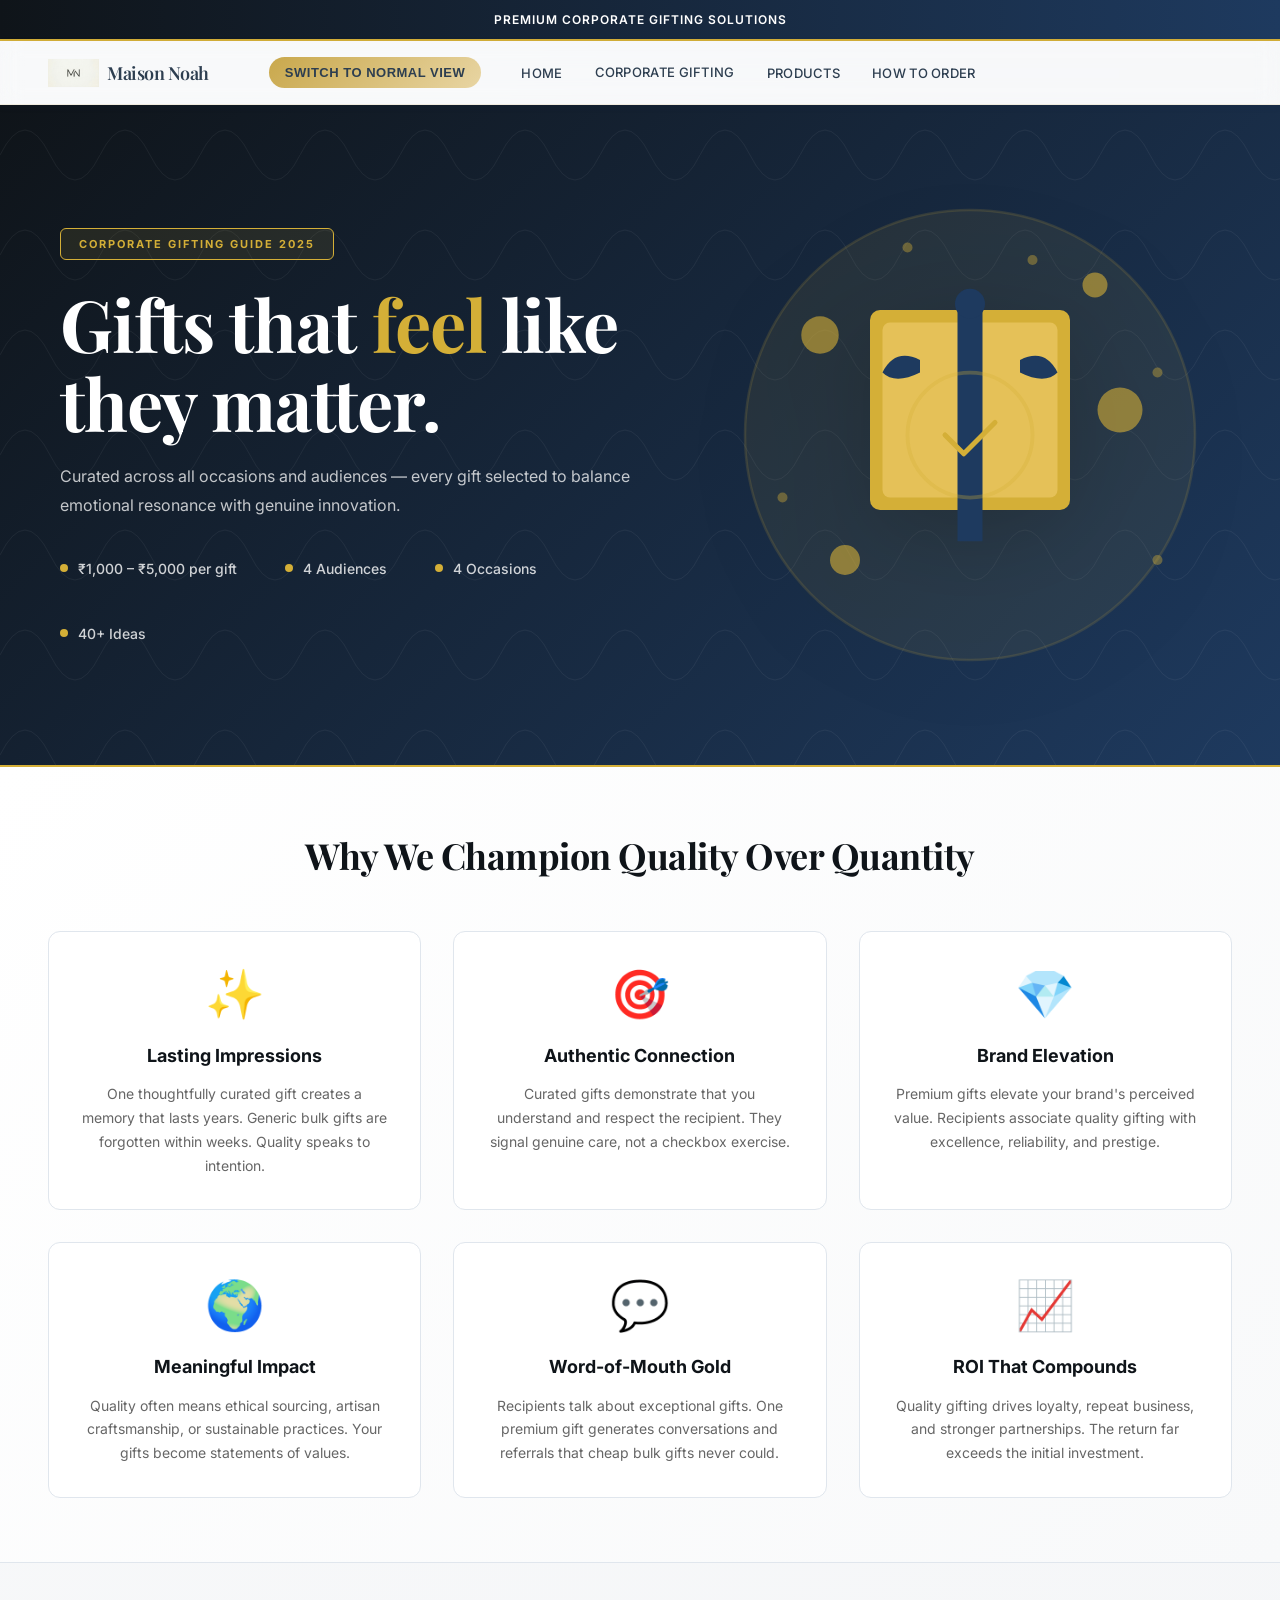
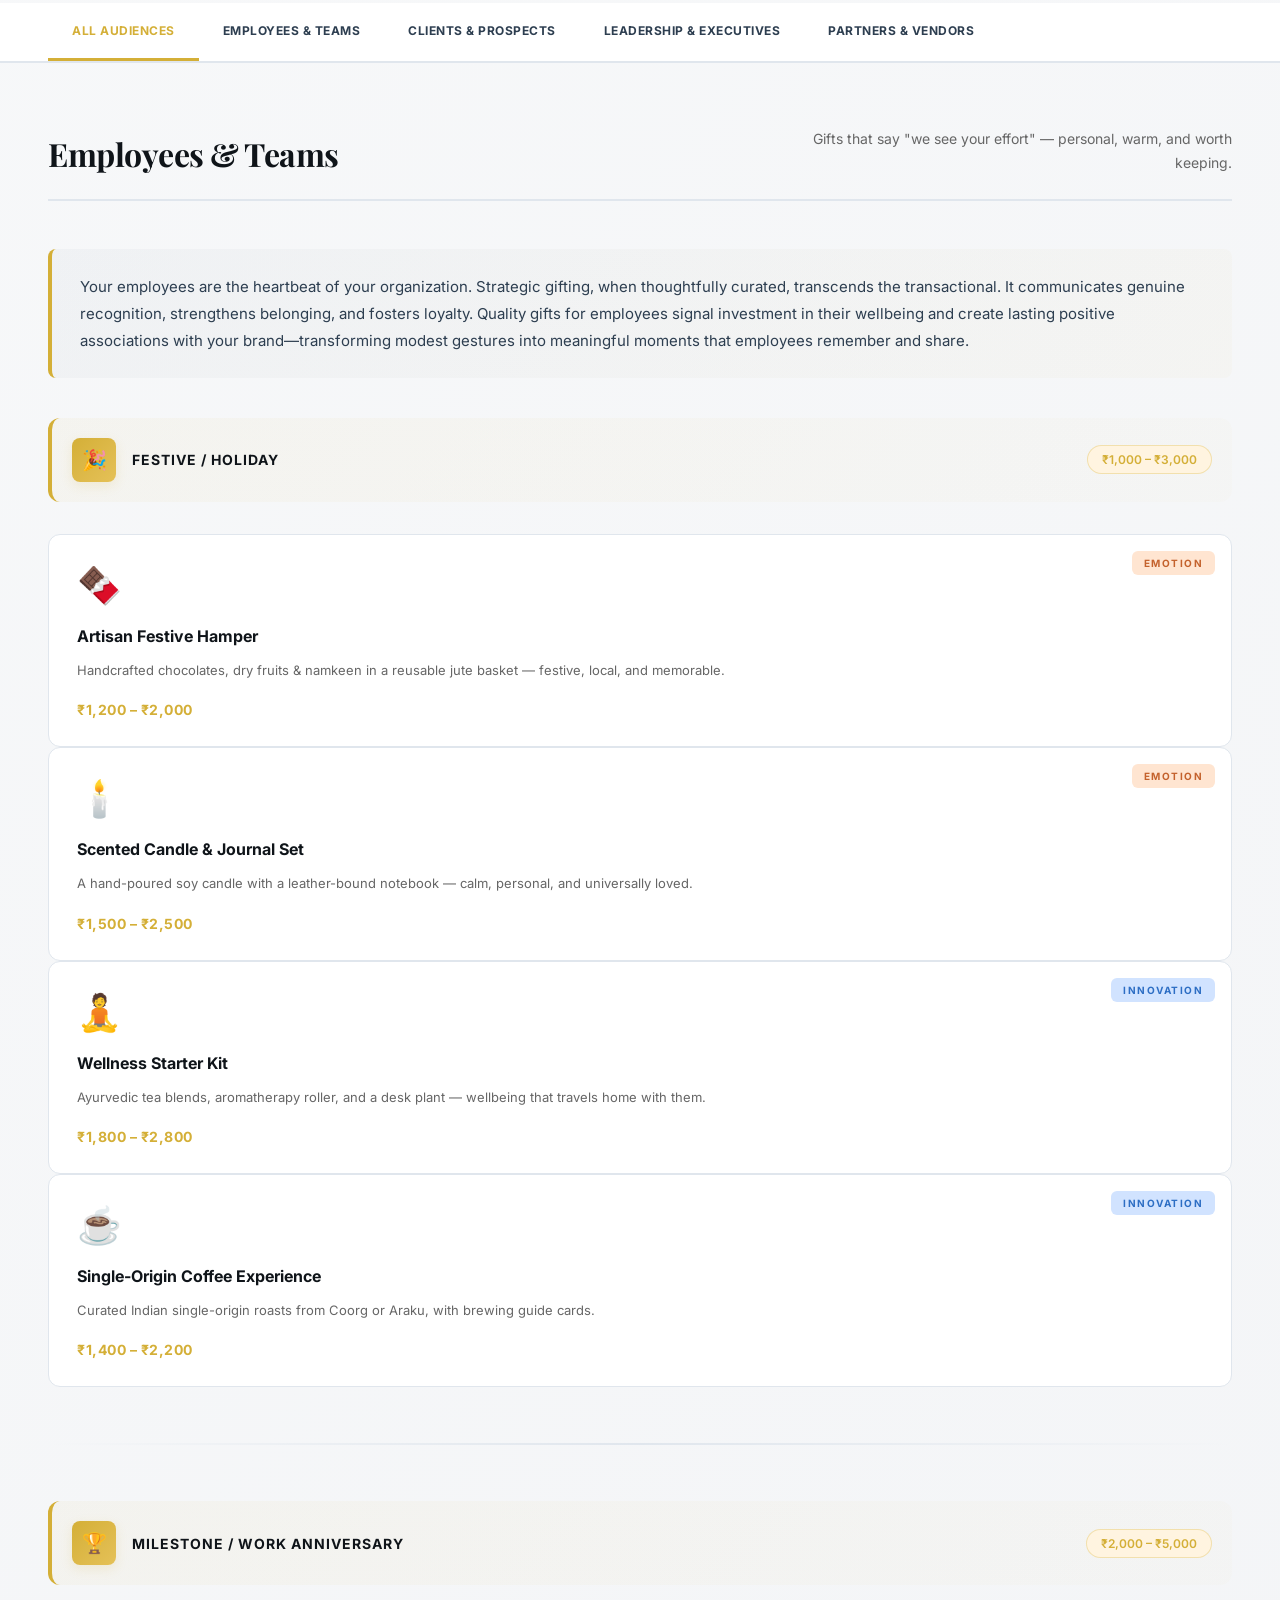
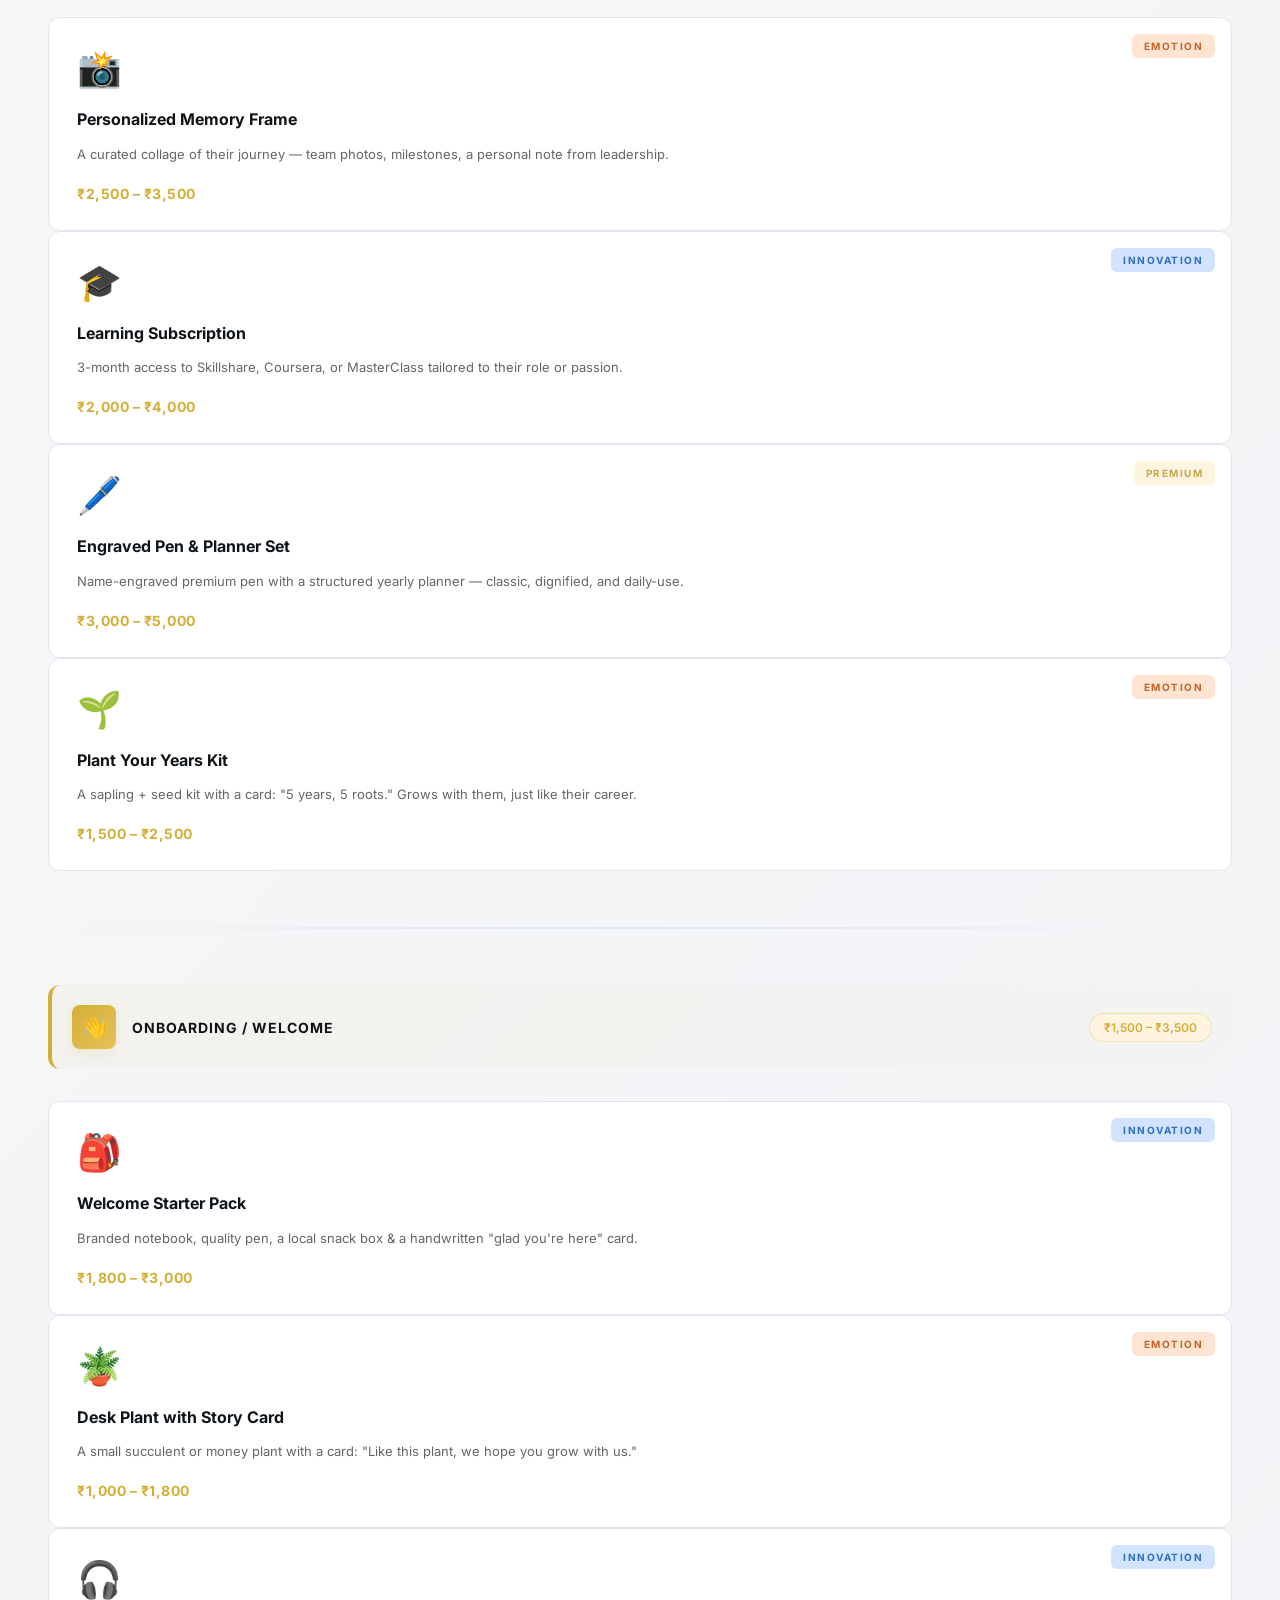
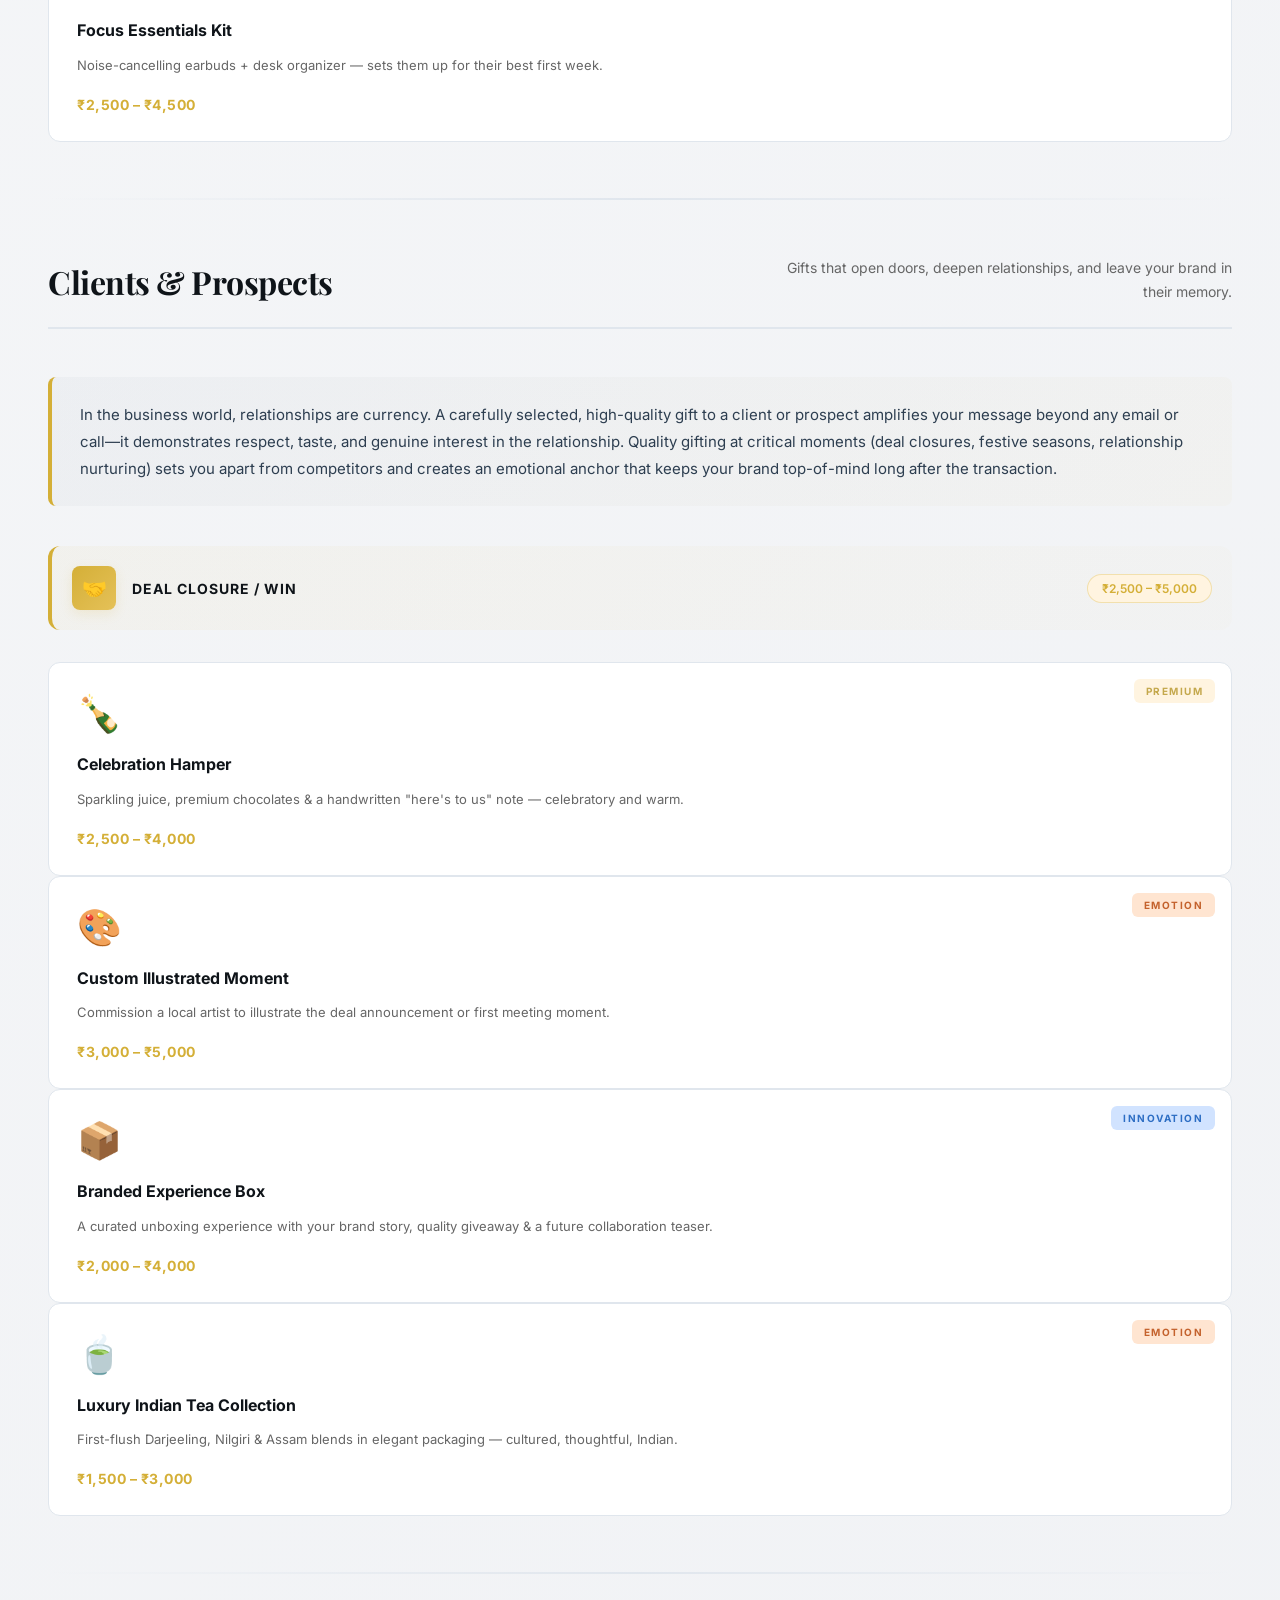
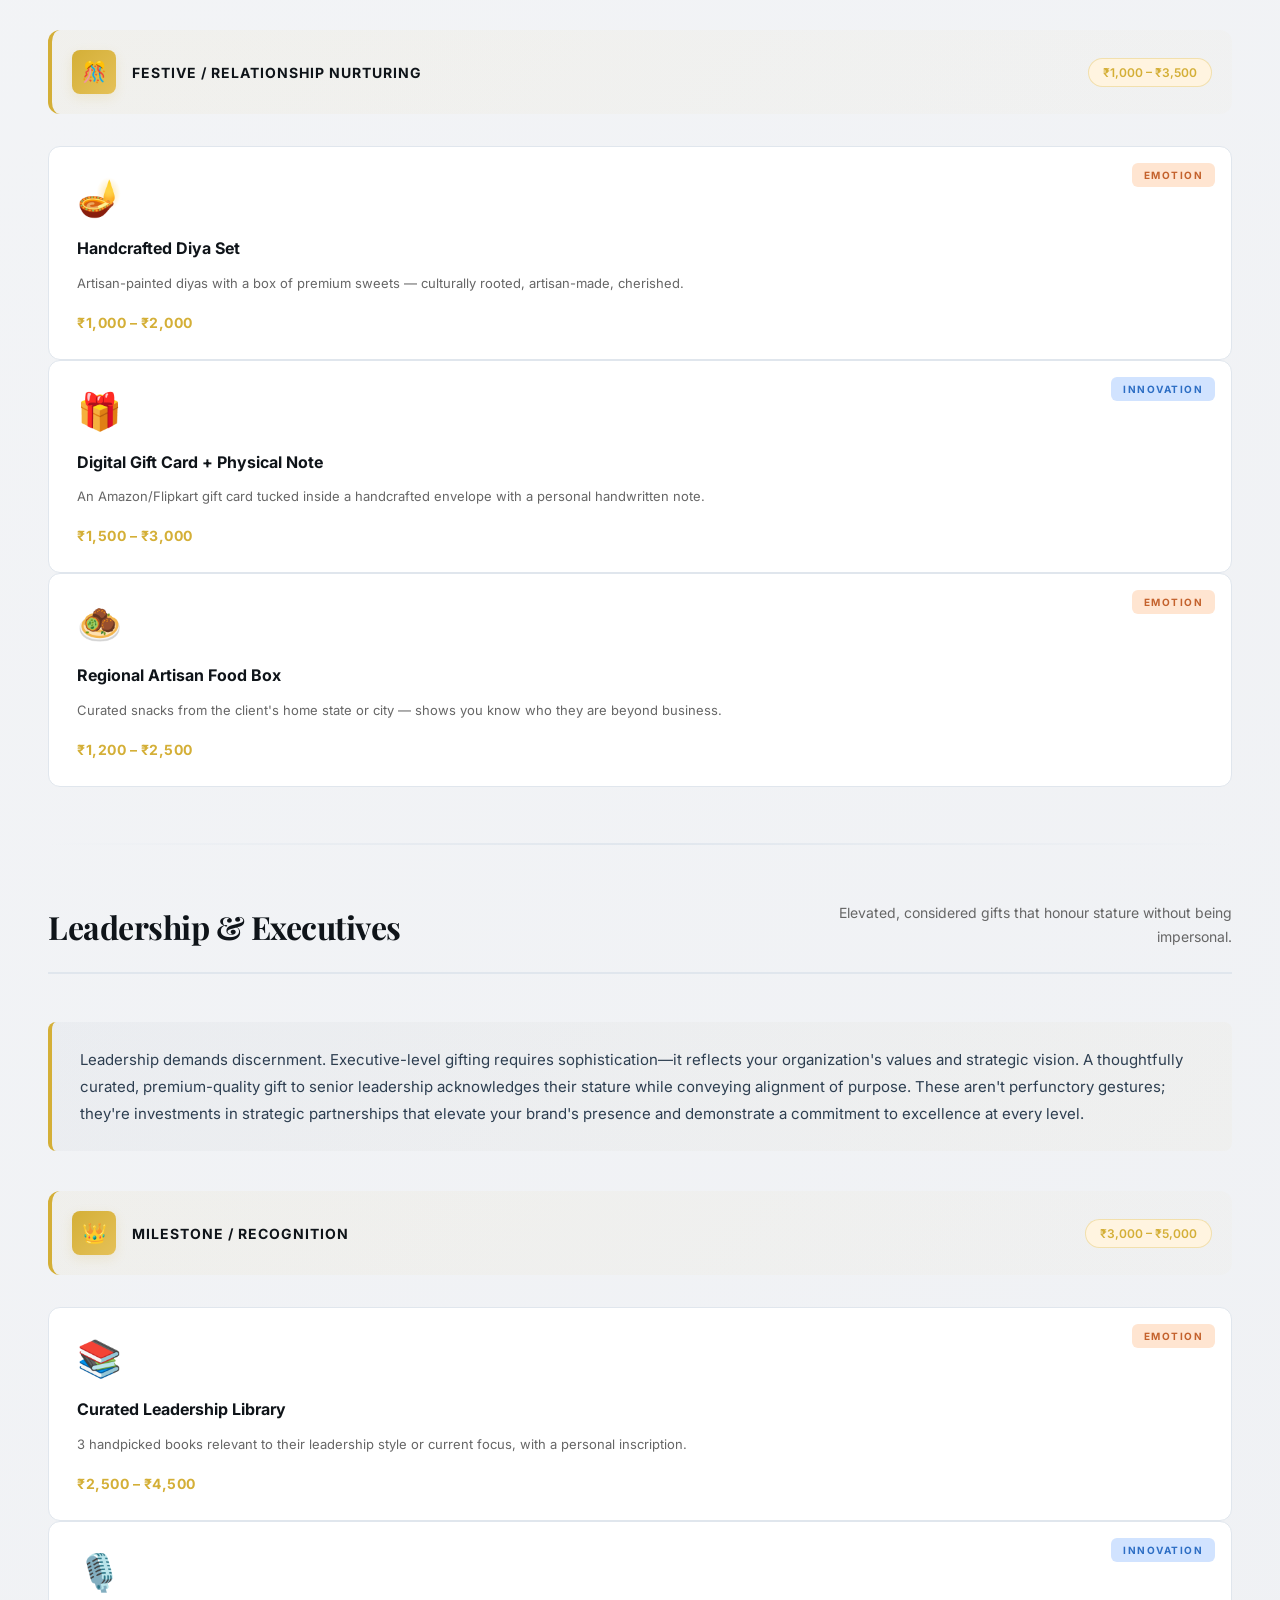
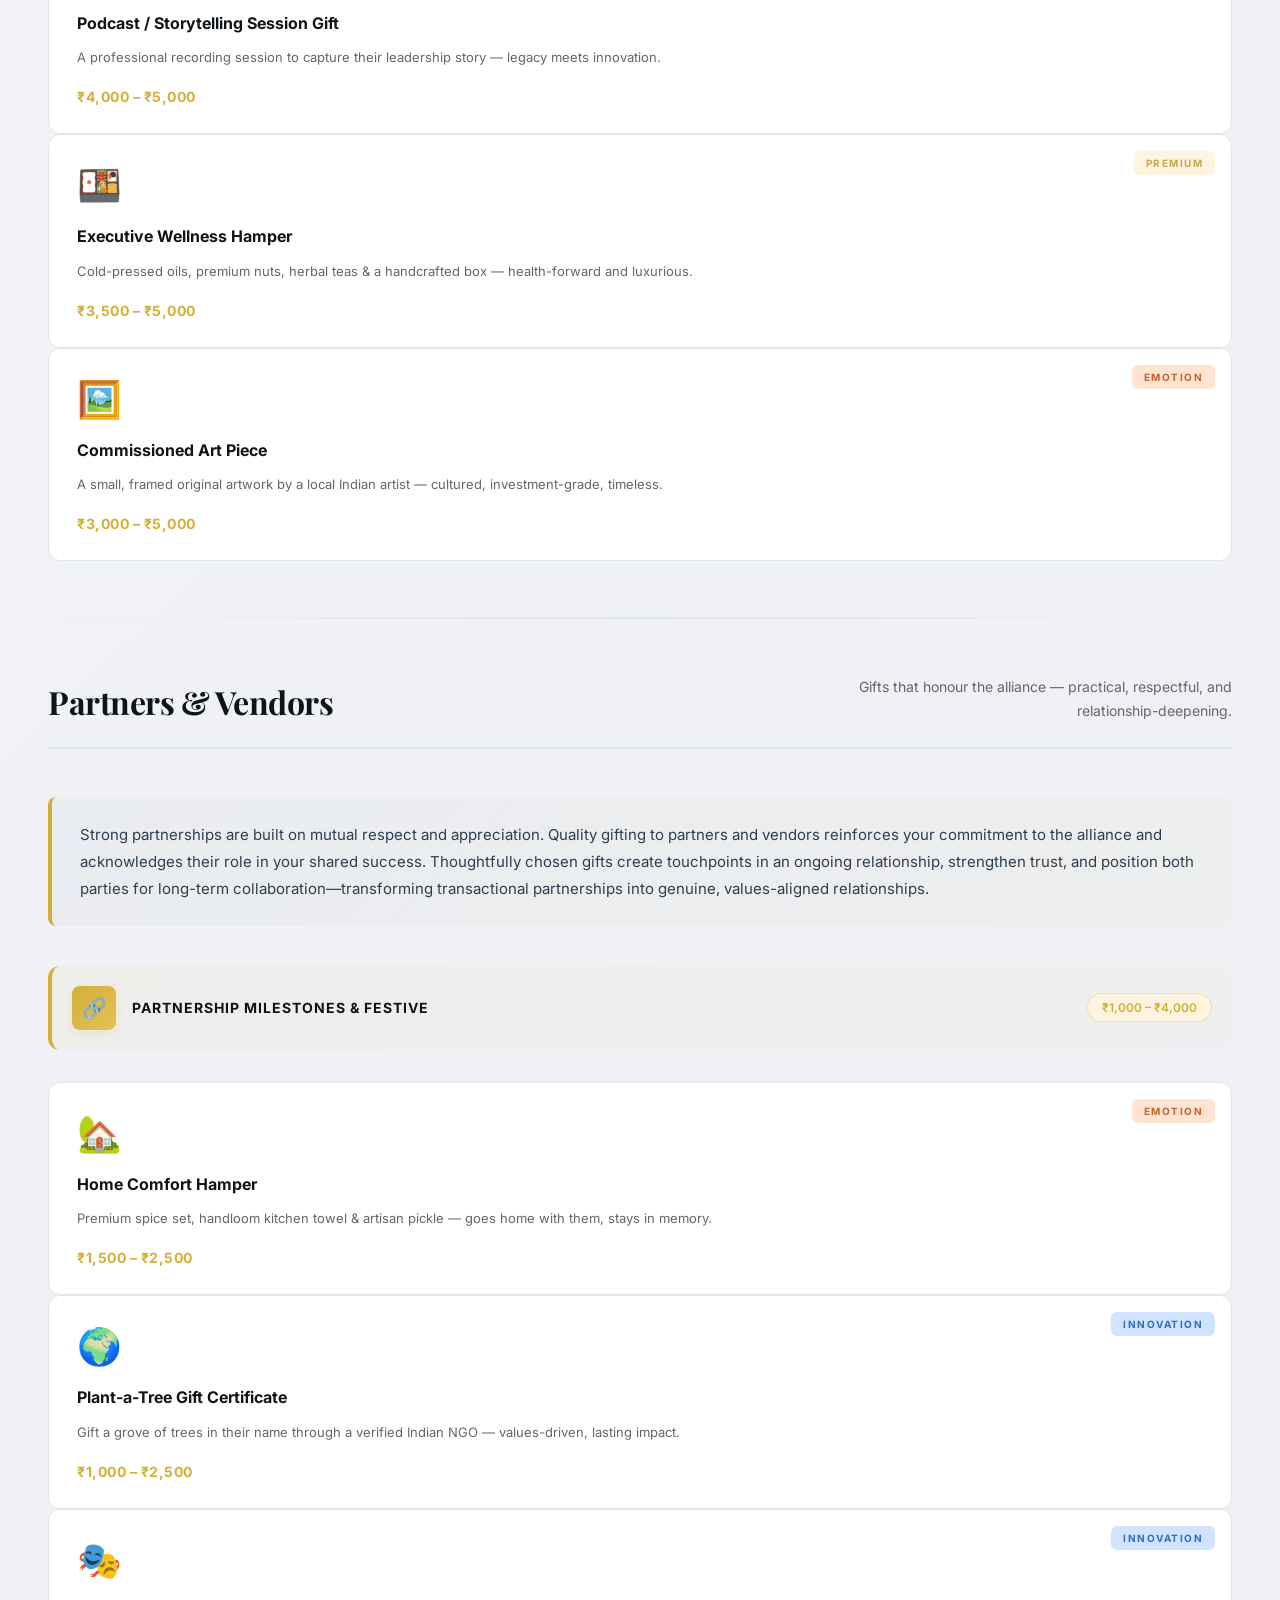
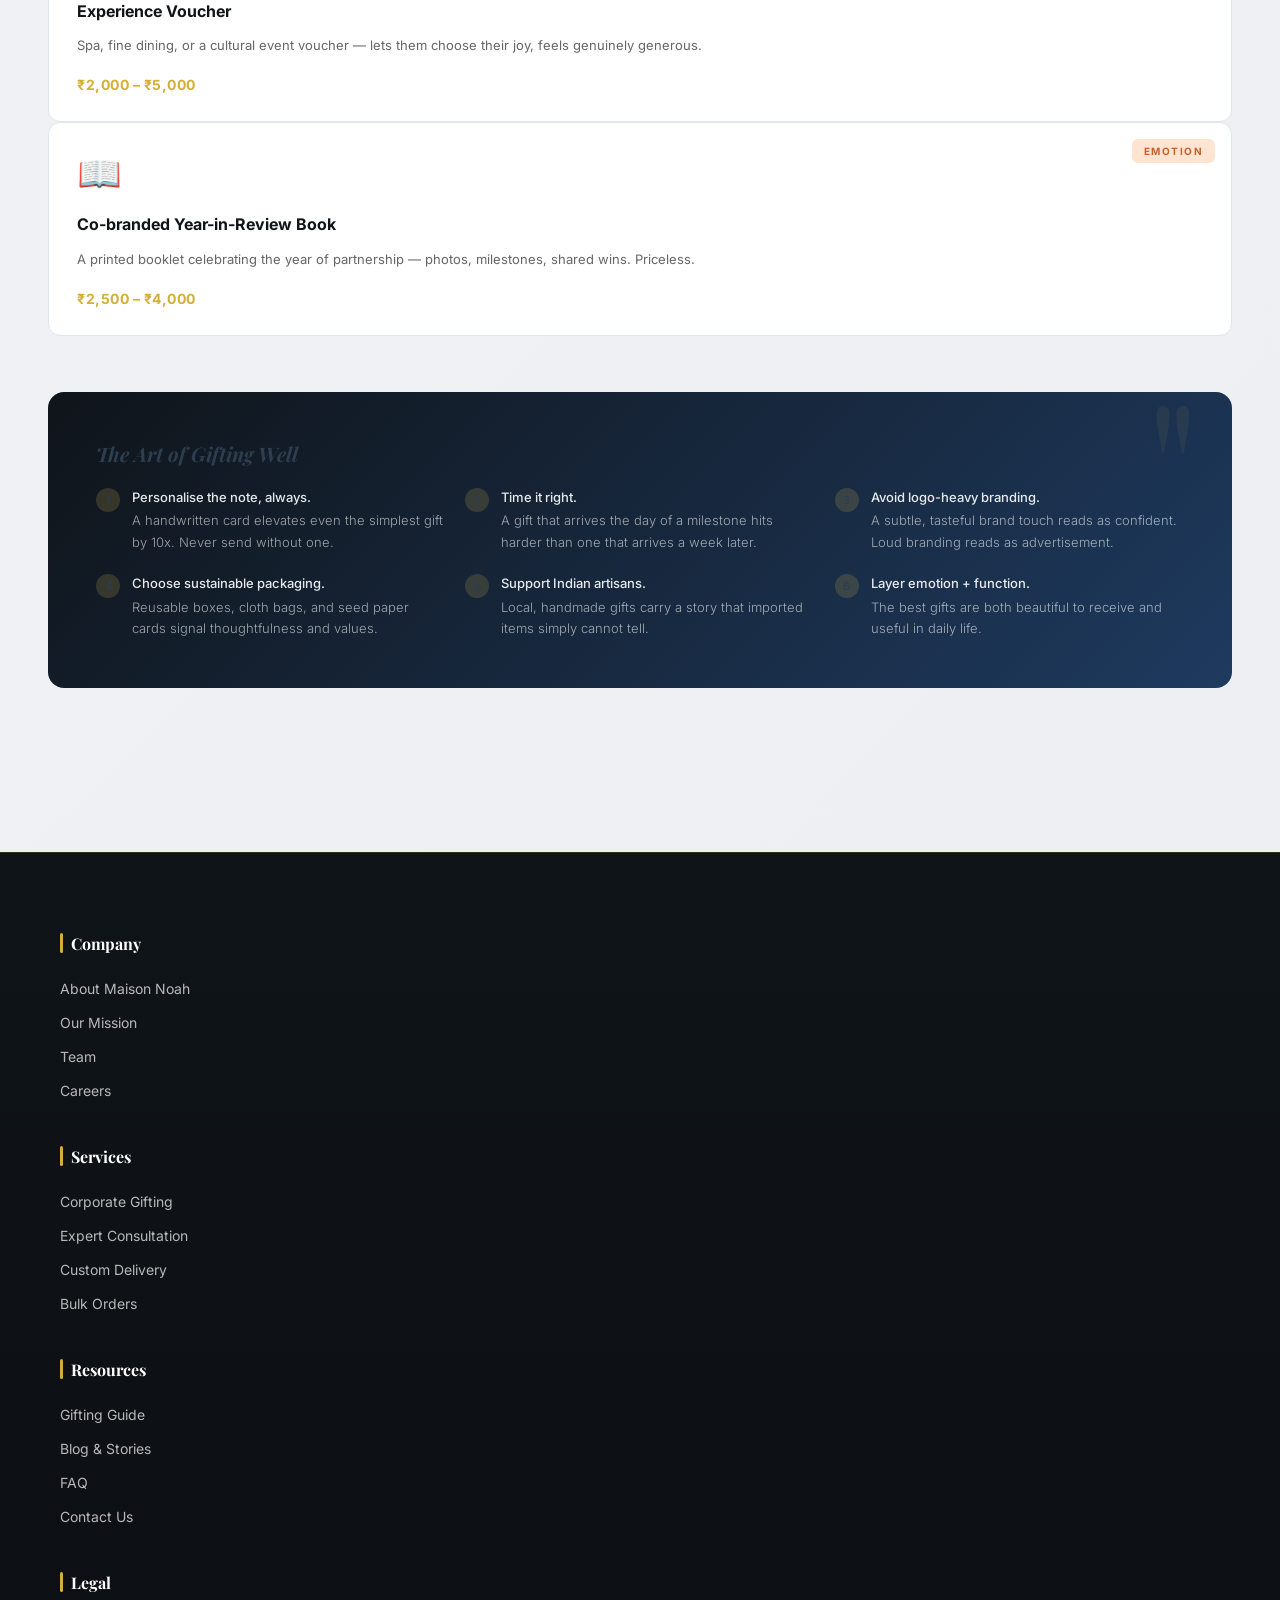
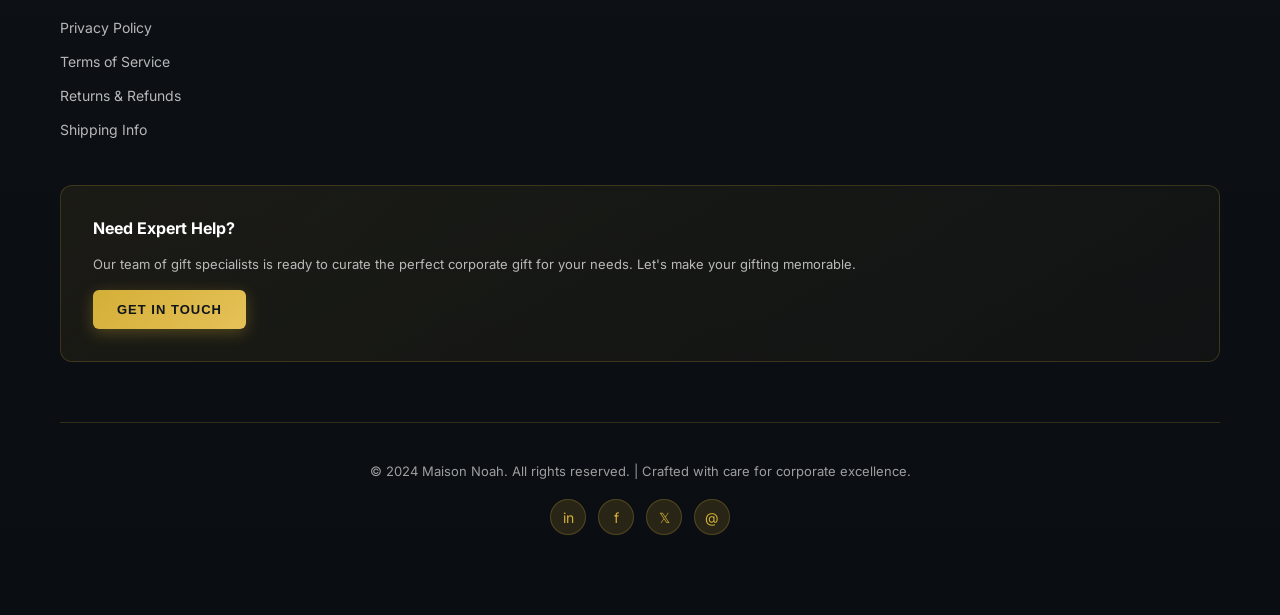
<file: docs/corporate.html>
﻿<!DOCTYPE html>
<html lang="en">
<head>
<meta charset="UTF-8">
<meta name="viewport" content="width=device-width, initial-scale=1.0">
<title>Maison Noah Corporate Gifting Solutions</title>
<link rel="icon" href="../mnlogo.png" />
<link href="https://fonts.googleapis.com/css2?family=Playfair+Display:ital,wght@0,400;0,700;1,400&family=Inter:wght@300;400;500;600;700&display=swap" rel="stylesheet">
<style>
  :root {
    --corporate-dark: #0F1419;
    --corporate-blue: #1E3A5F;
    --corporate-accent: #D4AF37;
    --corporate-light: #F8F9FA;
    --corporate-text: #2D3E50;
    --corporate-border: #E0E6ED;
    --corporate-success: #2ECC71;
  }

  * { margin: 0; padding: 0; box-sizing: border-box; }

  body {
    font-family: 'Inter', -apple-system, BlinkMacSystemFont, 'Segoe UI', sans-serif;
    background: linear-gradient(135deg, var(--corporate-light) 0%, #ECEEF2 100%);
    color: var(--corporate-text);
    min-height: 100vh;
  }

  /* TOP BANNER */
  .corporate-banner {
    background: linear-gradient(90deg, var(--corporate-dark) 0%, var(--corporate-blue) 100%);
    padding: 12px 0;
    text-align: center;
    color: #fff;
    font-size: 12px;
    font-weight: 600;
    letter-spacing: 1px;
    text-transform: uppercase;
    border-bottom: 2px solid var(--corporate-accent);
  }

  /* NAVBAR */
  .navbar {
    background: #fff;
    border-bottom: 1px solid var(--corporate-border);
    padding: 18px 48px;
    position: sticky;
    top: 0;
    z-index: 100;
    box-shadow: 0 2px 8px rgba(31, 58, 95, 0.06);
  }

  .navbar-container {
    max-width: 1400px;
    margin: 0 auto;
    display: flex;
    align-items: center;
    justify-content: space-between;
    gap: 40px;
  }

  .navbar-brand {
    font-family: 'Playfair Display', serif;
    font-size: 20px;
    font-weight: 700;
    color: var(--corporate-dark);
    text-decoration: none;
    white-space: nowrap;
    margin-right: 20px;
    display: flex;
    align-items: center;
    gap: 10px;
    letter-spacing: -0.5px;
  }

  .navbar-logo {
    height: 32px;
    width: auto;
    display: block;
  }

  .navbar-brand:hover {
    color: var(--corporate-accent);
  }

  .mode-toggle-btn {
    padding: 10px 20px;
    background: var(--corporate-accent);
    color: var(--corporate-dark);
    border: none;
    border-radius: 6px;
    font-size: 12px;
    font-weight: 700;
    cursor: pointer;
    white-space: nowrap;
    transition: all 0.3s ease;
    flex-shrink: 0;
    margin-left: auto;
    letter-spacing: 0.5px;
    text-transform: uppercase;
  }

  .mode-toggle-btn:hover {
    background: #E5C158;
    transform: translateY(-2px);
    box-shadow: 0 4px 12px rgba(212, 175, 55, 0.25);
  }

  .mode-toggle-btn:active {
    transform: translateY(0);
  }

  /* HAMBURGER MENU */
  .mobile-menu-toggle {
    display: none;
    flex-direction: column;
    background: none;
    border: none;
    cursor: pointer;
    padding: 8px;
    z-index: 32;
    gap: 5px;
  }

  .mobile-menu-toggle span {
    width: 24px;
    height: 2.5px;
    background: var(--corporate-dark);
    border-radius: 2px;
    transition: all 0.3s ease;
  }

  .mobile-menu-toggle[aria-expanded="true"] span:nth-child(1) {
    transform: rotate(45deg) translate(8px, 8px);
  }

  .mobile-menu-toggle[aria-expanded="true"] span:nth-child(2) {
    opacity: 0;
  }

  .mobile-menu-toggle[aria-expanded="true"] span:nth-child(3) {
    transform: rotate(-45deg) translate(7px, -7px);
  }

  .navbar-links {
    display: flex;
    gap: 32px;
    align-items: center;
    flex: 1;
  }

  .navbar-links a {
    font-size: 13px;
    color: var(--corporate-text);
    text-decoration: none;
    font-weight: 600;
    transition: color 0.3s ease;
    white-space: nowrap;
    letter-spacing: 0.3px;
    text-transform: uppercase;
  }

  .navbar-links a:hover,
  .navbar-links a.active {
    color: var(--corporate-accent);
  }

  /* HERO / HEADER */
  .hero {
    background: linear-gradient(135deg, var(--corporate-dark) 0%, var(--corporate-blue) 100%);
    padding: 80px 48px;
    position: relative;
    overflow: hidden;
    display: flex;
    align-items: center;
    justify-content: center;
    gap: 60px;
    min-height: 600px;
    width: 100vw;
    margin-left: calc(-50vw + 50%);
  }

  .hero::before {
    content: '';
    position: absolute;
    top: 0;
    right: 0;
    width: 100%;
    height: 100%;
    background: url('data:image/svg+xml,%3Csvg width="100" height="100" xmlns="http://www.w3.org/2000/svg"%3E%3Cpath d="M0,50 Q25,0 50,50 T100,50" stroke="%23FFF" stroke-width="0.5" fill="none" opacity="0.1"/%3E%3C/svg%3E') repeat;
    pointer-events: none;
  }

  .hero-content {
    position: relative;
    z-index: 1;
    max-width: 600px;
    flex: 0 1 auto;
  }

  .hero-visual {
    position: relative;
    z-index: 2;
    flex: 0 1 auto;
    width: 500px;
    min-height: 500px;
    display: flex;
    align-items: center;
    justify-content: center;
  }

  .hero-visual svg {
    width: 100%;
    height: 100%;
    max-width: 500px;
    filter: drop-shadow(0 20px 40px rgba(0, 0, 0, 0.2));
  }

  .hero-tag {
    display: inline-block;
    font-size: 11px;
    font-weight: 700;
    letter-spacing: 2px;
    text-transform: uppercase;
    color: var(--corporate-accent);
    background: rgba(212, 175, 55, 0.1);
    border: 1px solid var(--corporate-accent);
    padding: 8px 18px;
    border-radius: 6px;
    margin-bottom: 24px;
  }

  .hero h1 {
    font-family: 'Playfair Display', serif;
    font-size: clamp(42px, 6vw, 72px);
    color: #fff;
    line-height: 1.1;
    margin-bottom: 20px;
    font-weight: 700;
    letter-spacing: -1px;
  }

  .hero h1 em {
    color: var(--corporate-accent);
    font-style: normal;
    font-weight: 700;
  }

  .hero p {
    color: rgba(255, 255, 255, 0.75);
    font-size: 16px;
    font-weight: 400;
    max-width: 580px;
    line-height: 1.8;
    margin-bottom: 40px;
  }

  .hero-meta {
    display: flex;
    gap: 48px;
    flex-wrap: wrap;
  }

  .meta-chip {
    display: flex;
    align-items: center;
    gap: 10px;
    font-size: 14px;
    color: rgba(255, 255, 255, 0.8);
    font-weight: 500;
  }

  .meta-chip span {
    width: 8px;
    height: 8px;
    border-radius: 50%;
    background: var(--corporate-accent);
    display: inline-block;
  }

  /* QUALITY PHILOSOPHY SECTION */
  .quality-philosophy-section {
    background: linear-gradient(135deg, #fff 0%, #f8f9fa 100%);
    padding: 64px 48px;
    margin-bottom: 40px;
    border-top: 2px solid var(--corporate-accent);
    border-bottom: 1px solid var(--corporate-border);
  }

  .quality-inner {
    max-width: 1400px;
    margin: 0 auto;
  }

  .quality-philosophy-section h2 {
    font-family: 'Playfair Display', serif;
    font-size: 36px;
    color: var(--corporate-dark);
    font-weight: 700;
    text-align: center;
    margin-bottom: 52px;
    letter-spacing: -0.5px;
    animation: slideInDown 0.6s ease-out;
  }

  .quality-grid {
    display: grid;
    grid-template-columns: repeat(auto-fit, minmax(340px, 1fr));
    gap: 32px;
  }

  .quality-card {
    background: #fff;
    padding: 32px;
    border-radius: 12px;
    border: 1px solid var(--corporate-border);
    text-align: center;
    transition: all 0.3s cubic-bezier(0.4, 0, 0.2, 1);
    animation: fadeInUp 0.6s ease-out backwards;
    position: relative;
  }

  .quality-card:nth-child(1) { animation-delay: 0.1s; }
  .quality-card:nth-child(2) { animation-delay: 0.2s; }
  .quality-card:nth-child(3) { animation-delay: 0.3s; }
  .quality-card:nth-child(4) { animation-delay: 0.4s; }
  .quality-card:nth-child(5) { animation-delay: 0.5s; }
  .quality-card:nth-child(6) { animation-delay: 0.6s; }

  .quality-card:hover {
    border-color: var(--corporate-accent);
    transform: translateY(-12px);
    box-shadow: 0 20px 50px rgba(212, 175, 55, 0.15);
  }

  .quality-icon {
    font-size: 48px;
    margin-bottom: 20px;
    display: block;
    transition: transform 0.3s ease;
  }

  .quality-card:hover .quality-icon {
    transform: scale(1.2) rotate(-5deg);
  }

  .quality-card h3 {
    font-size: 18px;
    font-weight: 700;
    color: var(--corporate-dark);
    margin-bottom: 14px;
    line-height: 1.4;
  }

  .quality-card p {
    font-size: 14px;
    color: #666;
    line-height: 1.7;
    font-weight: 400;
  }

  @keyframes slideInDown {
    from {
      opacity: 0;
      transform: translateY(-20px);
    }
    to {
      opacity: 1;
      transform: translateY(0);
    }
  }

  /* FILTER BAR */
  .filter-bar {
    background: #fff;
    border-bottom: 2px solid var(--corporate-border);
    padding: 0 48px;
    display: flex;
    gap: 0;
    overflow-x: auto;
    scrollbar-width: none;
    max-width: 1400px;
    margin: 0 auto;
  }
  .filter-bar::-webkit-scrollbar { display: none; }

  .filter-btn {
    padding: 20px 24px;
    font-size: 12px;
    font-weight: 700;
    font-family: 'Inter', sans-serif;
    color: var(--corporate-text);
    border: none;
    background: none;
    cursor: pointer;
    white-space: nowrap;
    border-bottom: 3px solid transparent;
    transition: all 0.3s;
    letter-spacing: 0.5px;
    text-transform: uppercase;
  }

  .filter-btn.active, .filter-btn:hover {
    color: var(--corporate-accent);
    border-bottom-color: var(--corporate-accent);
  }

  /* SECTION */
  .section {
    padding: 64px 48px;
    display: none;
    animation: fadeIn 0.4s ease;
    max-width: 1400px;
    margin: 0 auto;
  }
  .section.active { display: block; }

  @keyframes fadeIn {
    from { opacity: 0; transform: translateY(8px); }
    to { opacity: 1; transform: translateY(0); }
  }

  .section-header {
    display: flex;
    align-items: flex-end;
    justify-content: space-between;
    margin-bottom: 48px;
    flex-wrap: wrap;
    gap: 16px;
    padding-bottom: 24px;
    border-bottom: 2px solid var(--corporate-border);
  }

  .section-header h2 {
    font-family: 'Playfair Display', serif;
    font-size: 32px;
    color: var(--corporate-dark);
    font-weight: 700;
    letter-spacing: -0.5px;
  }

  .section-header p {
    font-size: 14px;
    color: #666;
    font-weight: 400;
    max-width: 450px;
    line-height: 1.7;
    text-align: right;
  }

  /* SECTION INTRO */
  .section-intro {
    margin-bottom: 40px;
    padding: 24px 28px;
    background: linear-gradient(135deg, rgba(30, 58, 95, 0.03), rgba(212, 175, 55, 0.03));
    border-left: 4px solid var(--corporate-accent);
    border-radius: 8px;
    animation: slideInUp 0.6s ease-out forwards;
  }

  .section-intro p {
    font-size: 15px;
    color: var(--corporate-text);
    line-height: 1.8;
    font-weight: 400;
  }

  /* OCCASION ROW */
  .occasion-block {
    margin-bottom: 56px;
  }

  .occasion-label {
    display: flex;
    align-items: center;
    gap: 16px;
    margin-bottom: 32px;
    padding: 20px;
    background: linear-gradient(135deg, rgba(212, 175, 55, 0.05), rgba(212, 175, 55, 0.02));
    border-radius: 12px;
    transition: all 0.3s ease;
    border-left: 4px solid var(--corporate-accent);
  }

  .occasion-label:hover {
    background: linear-gradient(135deg, rgba(212, 175, 55, 0.1), rgba(212, 175, 55, 0.05));
    transform: translateX(8px);
  }

  .occasion-label .icon {
    width: 44px;
    height: 44px;
    background: linear-gradient(135deg, var(--corporate-accent), #E5C158);
    border-radius: 8px;
    display: flex;
    align-items: center;
    justify-content: center;
    font-size: 20px;
    box-shadow: 0 4px 12px rgba(212, 175, 55, 0.15);
    transition: transform 0.3s ease;
    flex-shrink: 0;
  }

  .occasion-label:hover .icon {
    transform: scale(1.1) rotate(-5deg);
  }

  .occasion-label h3 {
    font-size: 14px;
    font-weight: 700;
    letter-spacing: 1px;
    text-transform: uppercase;
    color: var(--corporate-dark);
  }

  .occasion-label .budget-tag {
    margin-left: auto;
    font-size: 12px;
    font-weight: 600;
    color: var(--corporate-accent);
    background: #FFF4E0;
    padding: 6px 14px;
    border-radius: 20px;
    flex-shrink: 0;
    border: 1px solid rgba(212, 175, 55, 0.3);
  }
    border-radius: 100px;
  }

  /* GIFT GRID */
  .gift-grid {
    display: grid;
    grid-template-columns: repeat(auto-fill, minmax(240px, 1fr));
    gap: 24px;
  }

  .gift-card {
    background: #fff;
    border: 1px solid var(--corporate-border);
    border-radius: 12px;
    padding: 28px;
    position: relative;
    transition: all 0.3s cubic-bezier(0.4, 0, 0.2, 1);
    cursor: default;
  }

  .gift-card:hover {
    border-color: var(--corporate-accent);
    transform: translateY(-6px);
    box-shadow: 0 16px 40px rgba(212, 175, 55, 0.15);
  }

  .gift-card .emoji {
    font-size: 36px;
    display: block;
    margin-bottom: 18px;
  }

  .gift-card h4 {
    font-size: 16px;
    font-weight: 700;
    color: var(--corporate-dark);
    margin-bottom: 12px;
    line-height: 1.4;
  }

  .gift-card p {
    font-size: 13px;
    color: #666;
    font-weight: 400;
    line-height: 1.7;
    margin-bottom: 20px;
  }

  .gift-card .price {
    font-size: 14px;
    font-weight: 700;
    color: var(--corporate-accent);
    letter-spacing: 0.5px;
  }

  .gift-card .badge {
    position: absolute;
    top: 16px;
    right: 16px;
    font-size: 10px;
    font-weight: 700;
    letter-spacing: 1.5px;
    text-transform: uppercase;
    padding: 6px 12px;
    border-radius: 6px;
  }

  .badge-emotion { background: #FFE5D1; color: #C4622D; }
  .badge-innovation { background: #D1E3FF; color: #2D6EC4; }
  .badge-premium { background: #FFF4E0; color: #C4A84C; }

  /* DIVIDER */
  .divider {
    height: 2px;
    background: linear-gradient(to right, transparent, var(--corporate-border), transparent);
    margin: 56px 0;
  }

  /* TIPS BOX */
  .tips-box {
    background: linear-gradient(135deg, var(--corporate-dark), var(--corporate-blue));
    border-radius: 16px;
    padding: 48px;
    margin-top: 56px;
    margin-left: auto;
    margin-right: auto;
    position: relative;
    overflow: hidden;
    max-width: 1400px;
  }

  .tips-box::before {
    content: '"';
    position: absolute;
    top: -20px; right: 32px;
    font-family: 'Playfair Display', serif;
    font-size: 180px;
    color: rgba(201,168,76,0.08);
    line-height: 1;
  }

  .tips-box h3 {
    font-family: 'Playfair Display', serif;
    font-size: 20px;
    color: var(--gold);
    margin-bottom: 20px;
    font-style: italic;
  }

  .tips-list {
    display: grid;
    grid-template-columns: repeat(auto-fill, minmax(260px, 1fr));
    gap: 20px;
  }

  .tip-item {
    display: flex;
    gap: 12px;
  }

  .tip-num {
    flex-shrink: 0;
    width: 24px; height: 24px;
    background: rgba(201,168,76,0.2);
    color: var(--gold);
    border-radius: 50%;
    font-size: 11px;
    font-weight: 500;
    display: flex; align-items: center; justify-content: center;
    margin-top: 1px;
  }

  .tip-item p {
    font-size: 13px;
    color: rgba(255,255,255,0.6);
    font-weight: 300;
    line-height: 1.65;
  }

  .tip-item strong {
    color: rgba(255,255,255,0.9);
    font-weight: 500;
    display: block;
    margin-bottom: 2px;
  }

  /* FOOTER */
  .footer {
    background: linear-gradient(180deg, var(--corporate-dark) 0%, #0A0D11 100%);
    color: var(--corporate-light);
    margin-top: 100px;
    padding: 80px 60px;
    border-top: 1px solid rgba(212, 175, 55, 0.2);
  }

  .footer-content {
    display: grid;
    grid-template-columns: repeat(auto-fit, minmax(240px, 1fr));
    gap: 60px;
    max-width: 1400px;
    margin: 0 auto 60px;
  }

  .footer-col h4 {
    font-family: 'Playfair Display', serif;
    font-size: 16px;
    font-weight: 700;
    margin-bottom: 24px;
    color: #FFF;
    display: flex;
    align-items: center;
    gap: 8px;
  }

  .footer-col h4::before {
    content: '';
    width: 3px;
    height: 20px;
    background: var(--corporate-accent);
    border-radius: 2px;
  }

  .footer-col ul {
    list-style: none;
    padding: 0;
    margin: 0;
  }

  .footer-col li {
    margin-bottom: 14px;
  }

  .footer-col a {
    color: rgba(255, 255, 255, 0.7);
    text-decoration: none;
    font-size: 14px;
    transition: all 0.3s ease;
    display: inline-flex;
    align-items: center;
  }

  .footer-col a:hover {
    color: var(--corporate-accent);
    transform: translateX(4px);
  }

  .footer-cta {
    grid-column: span 2;
    display: flex;
    flex-direction: column;
    gap: 16px;
    padding: 32px;
    background: linear-gradient(135deg, rgba(212, 175, 55, 0.08), rgba(212, 175, 55, 0.03));
    border-radius: 12px;
    border: 1px solid rgba(212, 175, 55, 0.2);
  }

  .footer-cta h4 {
    margin: 0;
    font-size: 16px;
    color: #FFF;
  }

  .footer-cta p {
    margin: 0;
    font-size: 13px;
    color: rgba(255, 255, 255, 0.7);
    line-height: 1.6;
  }

  .footer-cta button {
    padding: 12px 24px;
    background: linear-gradient(135deg, var(--corporate-accent), #E5C158);
    color: var(--corporate-dark);
    border: none;
    border-radius: 6px;
    font-weight: 700;
    font-size: 13px;
    text-transform: uppercase;
    letter-spacing: 1px;
    cursor: pointer;
    transition: all 0.3s ease;
    box-shadow: 0 4px 15px rgba(212, 175, 55, 0.3);
    align-self: flex-start;
  }

  .footer-cta button:hover {
    transform: translateY(-3px);
    box-shadow: 0 8px 25px rgba(212, 175, 55, 0.4);
  }

  .footer-bottom {
    max-width: 1400px;
    margin: 0 auto;
    padding-top: 40px;
    border-top: 1px solid rgba(212, 175, 55, 0.2);
    display: flex;
    justify-content: space-between;
    align-items: center;
    flex-wrap: wrap;
    gap: 20px;
  }

  .footer-bottom p {
    font-size: 13px;
    color: rgba(255, 255, 255, 0.6);
    margin: 0;
  }

  .footer-socials {
    display: flex;
    gap: 12px;
  }

  .footer-socials a {
    width: 36px;
    height: 36px;
    background: rgba(212, 175, 55, 0.15);
    border: 1px solid rgba(212, 175, 55, 0.25);
    border-radius: 50%;
    display: flex;
    align-items: center;
    justify-content: center;
    color: var(--corporate-accent);
    text-decoration: none;
    font-size: 14px;
    transition: all 0.3s ease;
  }

  .footer-socials a:hover {
    background: var(--corporate-accent);
    color: var(--corporate-dark);
    transform: translateY(-4px);
  }

  .footer-logo {
    font-family: 'Playfair Display', serif;
    font-size: 16px;
    color: var(--corporate-accent);
    letter-spacing: 1px;
  }

  @media (max-width: 1024px) {
    .hero {
      flex-direction: column;
      gap: 40px;
      min-height: auto;
      padding: 60px 48px;
      width: 100vw;
      margin-left: calc(-50vw + 50%);
    }
    .hero-visual {
      min-height: 400px;
      width: 100%;
    }
  }

  @media (max-width: 768px) {
    .hero {
      padding: 40px 24px;
      width: 100vw;
      margin-left: calc(-50vw + 50%);
    }
    .hero-visual {
      min-height: 300px;
      width: 100%;
    }
    .hero h1 {
      font-size: clamp(32px, 5vw, 48px);
    }
  }

  @media (max-width: 640px) {
    .hero, .section, .footer { padding-left: 24px; padding-right: 24px; }
    .hero {
      width: 100vw;
      margin-left: calc(-50vw + 50%);
    }
    .hero-visual {
      width: 100%;
    }
    .filter-bar { padding: 0 24px; }
    .section-header p { text-align: left; }
    .gift-grid { grid-template-columns: 1fr 1fr; }
  }

  @media (max-width: 420px) {
    .gift-grid { grid-template-columns: 1fr; }
  }

  /* NAVBAR */
  .navbar {
    background: var(--warm-white);
    border-bottom: 1px solid rgba(201,168,76,0.15);
    padding: 16px 48px;
    position: sticky;
    top: 0;
    z-index: 100;
    backdrop-filter: blur(10px);
  }

  .navbar-container {
    max-width: 1200px;
    margin: 0 auto;
    display: flex;
    align-items: center;
    justify-content: space-between;
    gap: 40px;
  }

  .navbar-brand {
    font-family: 'Playfair Display', serif;
    font-size: 18px;
    font-weight: 600;
    color: var(--ink);
    text-decoration: none;
    white-space: nowrap;
    margin-right: 20px;
    display: flex;
    align-items: center;
    gap: 8px;
  }

  .navbar-logo {
    height: 28px;
    width: auto;
    display: block;
  }

  .navbar-brand:hover {
    color: var(--gold);
  }

  .mode-toggle-btn {
    padding: 8px 16px;
    background: linear-gradient(135deg, #C9A84C, #E8D5A3);
    color: var(--ink);
    border: none;
    border-radius: 999px;
    font-size: 13px;
    font-weight: 600;
    cursor: pointer;
    white-space: nowrap;
    transition: all 0.3s ease;
    flex-shrink: 0;
    margin-left: auto;
  }

  .mode-toggle-btn:hover {
    transform: translateY(-2px);
    box-shadow: 0 6px 16px rgba(201, 168, 76, 0.2);
  }

  .mode-toggle-btn:active {
    transform: translateY(0);
  }

  .navbar-links {
    display: flex;
    gap: 32px;
    align-items: center;
    flex: 1;
  }

  .navbar-links a {
    font-size: 13px;
    color: var(--ink);
    text-decoration: none;
    font-weight: 500;
    transition: color 0.3s ease;
    white-space: nowrap;
  }

  .navbar-links a:hover {
    color: var(--gold);
  }

  .navbar-links a.active {
    color: var(--gold);
    border-bottom: 2px solid var(--gold);
    padding-bottom: 2px;
  }

  @media (max-width: 768px) {
    .navbar-links {
      gap: 16px;
    }
    .navbar-links a {
      font-size: 12px;
    }
    .navbar-container {
      gap: 16px;
    }
    .mode-toggle-btn {
      padding: 8px 14px;
      font-size: 11px;
      min-height: 44px;
      display: flex;
      align-items: center;
      justify-content: center;
    }
  }

  @media (max-width: 640px) {
    .navbar {
      padding: 12px 24px;
      background: rgba(255, 255, 255, 0.95);
      backdrop-filter: blur(12px);
    }
    .navbar-container {
      gap: 12px;
    }
    .mobile-menu-toggle {
      display: flex;
      padding: 8px 12px;
      min-height: 44px;
      min-width: 44px;
      justify-content: center;
      align-items: center;
      transition: opacity 200ms ease;
    }
    .mobile-menu-toggle:active {
      opacity: 0.7;
    }
    .navbar-links {
      display: none;
      position: fixed;
      top: 56px;
      left: 0;
      right: 0;
      bottom: 0;
      flex-direction: column;
      background: rgba(255, 255, 255, 0.98);
      backdrop-filter: blur(12px);
      border-top: 2px solid var(--corporate-border);
      padding: 0;
      gap: 0;
      z-index: 30;
      box-shadow: none;
      max-height: calc(100vh - 56px);
      overflow-y: auto;
    }
    .navbar-links.open {
      display: flex;
      box-shadow: inset 0 2px 8px rgba(0, 0, 0, 0.04);
    }
    .navbar-links a {
      padding: 1rem 24px;
      border-bottom: 1px solid #e8dfd1;
      border-left: 3px solid transparent;
      display: block;
      width: 100%;
      text-align: left;
      transition: all 180ms ease;
      font-weight: 500;
    }
    .navbar-links a:hover {
      background: rgba(212, 175, 55, 0.06);
    }
    .navbar-links a.active {
      background: linear-gradient(90deg, rgba(212, 175, 55, 0.12), transparent);
      border-left-color: #D4AF37;
      font-weight: 600;
      transition: all 200ms ease;
    }
    .mode-toggle-btn:active {
      transform: scale(0.97);
    }
      padding: 40px 24px;
    }
    .footer-content {
      grid-template-columns: 1fr;
      gap: 32px;
    }
    .footer-cta {
      grid-column: span 1;
    }
    .footer-bottom {
      flex-direction: column;
      text-align: center;
    }
  }

  @media (max-width: 1024px) {
    .footer {
      padding: 60px 40px;
    }
    .footer-content {
      grid-template-columns: repeat(2, 1fr);
      gap: 40px;
    }
    .quality-philosophy-section {
      padding: 48px 40px;
    }
    .quality-grid {
      grid-template-columns: repeat(auto-fit, minmax(300px, 1fr));
      gap: 24px;
    }
    .quality-philosophy-section h2 {
      font-size: 32px;
      margin-bottom: 40px;
    }
  }

  @media (max-width: 768px) {
    .quality-philosophy-section {
      padding: 40px 24px;
    }
    .quality-grid {
      grid-template-columns: repeat(auto-fit, minmax(280px, 1fr));
      gap: 20px;
    }
    .quality-card {
      padding: 24px;
    }
    .quality-icon {
      font-size: 40px;
      margin-bottom: 16px;
    }
    .quality-card h3 {
      font-size: 16px;
      margin-bottom: 12px;
    }
    .quality-card p {
      font-size: 13px;
      line-height: 1.6;
    }
    .quality-philosophy-section h2 {
      font-size: 28px;
      margin-bottom: 32px;
    }
    .section-intro {
      padding: 20px 24px;
      margin-bottom: 32px;
    }
    .section-intro p {
      font-size: 14px;
      line-height: 1.7;
    }
  }

  @media (max-width: 640px) {
    .quality-philosophy-section {
      padding: 32px 20px;
      margin-bottom: 24px;
    }
    .quality-grid {
      grid-template-columns: 1fr;
      gap: 16px;
    }
    .quality-card {
      padding: 20px;
    }
    .quality-icon {
      font-size: 36px;
      margin-bottom: 14px;
    }
    .quality-card h3 {
      font-size: 15px;
      margin-bottom: 10px;
    }
    .quality-card p {
      font-size: 13px;
      line-height: 1.6;
    }
    .quality-philosophy-section h2 {
      font-size: 24px;
      margin-bottom: 28px;
    }
    .section-intro {
      padding: 18px 20px;
      margin-bottom: 28px;
    }
    .section-intro p {
      font-size: 13px;
      line-height: 1.6;
    }
  }

  @media (max-width: 420px) {
    .mode-toggle-btn {
      padding: 5px 8px;
      font-size: 9px;
    }
  }

  @media (max-width: 420px) {
    .quality-philosophy-section {
      padding: 24px 16px;
    }
    .quality-card {
      padding: 18px;
    }
    .quality-icon {
      font-size: 32px;
      margin-bottom: 12px;
    }
    .quality-card h3 {
      font-size: 14px;
      margin-bottom: 8px;
    }
    .quality-card p {
      font-size: 12px;
      line-height: 1.5;
    }
    .quality-philosophy-section h2 {
      font-size: 20px;
      margin-bottom: 20px;
    }
    .section-intro {
      padding: 16px 16px;
      margin-bottom: 24px;
    }
    .section-intro p {
      font-size: 12px;
      line-height: 1.5;
    }
  }
</style>
</head>
<body>

<!-- CORPORATE BANNER -->
<div class="corporate-banner">Premium Corporate Gifting Solutions</div>

<!-- NAVBAR -->
<nav class="navbar">
  <div class="navbar-container">
    <a class="navbar-brand" href="index.html"><img class="navbar-logo" src="../mnlogo.png" alt="Maison Noah" />Maison Noah</a>
    <button class="mode-toggle-btn corporate" id="modeToggleBtn" onclick="toggleMode()" title="Switch to Normal View">Switch to Normal View</button>
    <button class="mobile-menu-toggle" id="mobileMenuToggle" type="button" aria-label="Toggle menu" aria-expanded="false">
      <span></span>
      <span></span>
      <span></span>
    </button>
    <div class="navbar-links" id="mobileMenu">
      <a href="index.html">Home</a>
      <a href="index.html#corporate" class="active">Corporate Gifting</a>
      <a href="index.html#products">Products</a>
      <a href="index.html#ordering">How To Order</a>
    </div>
  </div>
</nav>

<!-- HERO -->
<div class="hero">
  <div class="hero-content">
    <div class="hero-tag">Corporate Gifting Guide 2025</div>
    <h1>Gifts that <em>feel</em> like<br>they matter.</h1>
    <p>Curated across all occasions and audiences — every gift selected to balance emotional resonance with genuine innovation.</p>
    <div class="hero-meta">
      <div class="meta-chip"><span></span> ₹1,000 – ₹5,000 per gift</div>
      <div class="meta-chip"><span></span> 4 Audiences</div>
      <div class="meta-chip"><span></span> 4 Occasions</div>
      <div class="meta-chip"><span></span> 40+ Ideas</div>
    </div>
  </div>

  <div class="hero-visual">
    <svg viewBox="0 0 400 400" xmlns="http://www.w3.org/2000/svg">
      <!-- Background circle -->
      <circle cx="200" cy="200" r="180" fill="rgba(212, 175, 55, 0.08)" stroke="rgba(212, 175, 55, 0.15)" stroke-width="2"/>
      
      <!-- Gift box -->
      <g>
        <rect x="120" y="100" width="160" height="160" fill="#D4AF37" rx="8"/>
        <rect x="130" y="110" width="140" height="140" fill="#E5C158" rx="6"/>
        
        <!-- Gift ribbon -->
        <rect x="190" y="95" width="20" height="190" fill="#1E3A5F"/>
        <path d="M 160 140 Q 140 130 130 150 Q 140 160 160 150" fill="#1E3A5F"/>
        <path d="M 240 140 Q 260 130 270 150 Q 260 160 240 150" fill="#1E3A5F"/>
        
        <!-- Bow -->
        <circle cx="200" cy="95" r="12" fill="#1E3A5F"/>
      </g>

      <!-- Floating elements -->
      <g opacity="0.6">
        <circle cx="80" cy="120" r="15" fill="#D4AF37"/>
        <circle cx="320" cy="180" r="18" fill="#D4AF37"/>
        <circle cx="100" cy="300" r="12" fill="#D4AF37"/>
        <circle cx="300" cy="80" r="10" fill="#D4AF37"/>
      </g>

      <!-- Decorative dots -->
      <g fill="#D4AF37" opacity="0.4">
        <circle cx="150" cy="50" r="4"/>
        <circle cx="250" cy="60" r="4"/>
        <circle cx="350" cy="150" r="4"/>
        <circle cx="50" cy="250" r="4"/>
        <circle cx="350" cy="300" r="4"/>
      </g>

      <!-- Checkmark accent -->
      <g transform="translate(200, 200)">
        <circle cx="0" cy="0" r="50" fill="none" stroke="#D4AF37" stroke-width="3" opacity="0.3"/>
        <path d="M -20 0 L -5 15 L 20 -10" stroke="#D4AF37" stroke-width="4" fill="none" stroke-linecap="round" stroke-linejoin="round"/>
      </g>
    </svg>
  </div>
</div>

<!-- WHY QUALITY OVER QUANTITY SECTION -->
<div class="quality-philosophy-section">
  <div class="quality-inner">
    <h2>Why We Champion Quality Over Quantity</h2>
    <div class="quality-grid">
      <div class="quality-card">
        <div class="quality-icon">✨</div>
        <h3>Lasting Impressions</h3>
        <p>One thoughtfully curated gift creates a memory that lasts years. Generic bulk gifts are forgotten within weeks. Quality speaks to intention.</p>
      </div>
      <div class="quality-card">
        <div class="quality-icon">🎯</div>
        <h3>Authentic Connection</h3>
        <p>Curated gifts demonstrate that you understand and respect the recipient. They signal genuine care, not a checkbox exercise.</p>
      </div>
      <div class="quality-card">
        <div class="quality-icon">💎</div>
        <h3>Brand Elevation</h3>
        <p>Premium gifts elevate your brand's perceived value. Recipients associate quality gifting with excellence, reliability, and prestige.</p>
      </div>
      <div class="quality-card">
        <div class="quality-icon">🌍</div>
        <h3>Meaningful Impact</h3>
        <p>Quality often means ethical sourcing, artisan craftsmanship, or sustainable practices. Your gifts become statements of values.</p>
      </div>
      <div class="quality-card">
        <div class="quality-icon">💬</div>
        <h3>Word-of-Mouth Gold</h3>
        <p>Recipients talk about exceptional gifts. One premium gift generates conversations and referrals that cheap bulk gifts never could.</p>
      </div>
      <div class="quality-card">
        <div class="quality-icon">📈</div>
        <h3>ROI That Compounds</h3>
        <p>Quality gifting drives loyalty, repeat business, and stronger partnerships. The return far exceeds the initial investment.</p>
      </div>
    </div>
  </div>
</div>

<!-- FILTER BAR -->
<div class="filter-bar">
  <button class="filter-btn active" onclick="showSection('all')">All Audiences</button>
  <button class="filter-btn" onclick="showSection('employees')">Employees & Teams</button>
  <button class="filter-btn" onclick="showSection('clients')">Clients & Prospects</button>
  <button class="filter-btn" onclick="showSection('executives')">Leadership & Executives</button>
  <button class="filter-btn" onclick="showSection('partners')">Partners & Vendors</button>
</div>

<!-- ALL SECTION -->
<div class="section active" id="all">

  <!-- EMPLOYEES -->
  <div class="occasion-block">
    <div class="section-header">
      <h2>Employees & Teams</h2>
      <p>Gifts that say "we see your effort" — personal, warm, and worth keeping.</p>
    </div>
    
    <div class="section-intro">
      <p>Your employees are the heartbeat of your organization. Strategic gifting, when thoughtfully curated, transcends the transactional. It communicates genuine recognition, strengthens belonging, and fosters loyalty. Quality gifts for employees signal investment in their wellbeing and create lasting positive associations with your brand—transforming modest gestures into meaningful moments that employees remember and share.</p>
    </div>

    <div class="occasion-label">
      <div class="icon">🎉</div>
      <h3>Festive / Holiday</h3>
      <div class="budget-tag">₹1,000 – ₹3,000</div>
    </div>
    <div class="gift-grid">
      <div class="gift-card">
        <span class="emoji">🍫</span>
        <span class="badge badge-emotion">Emotion</span>
        <h4>Artisan Festive Hamper</h4>
        <p>Handcrafted chocolates, dry fruits & namkeen in a reusable jute basket — festive, local, and memorable.</p>
        <div class="price">₹1,200 – ₹2,000</div>
      </div>
      <div class="gift-card">
        <span class="emoji">🕯️</span>
        <span class="badge badge-emotion">Emotion</span>
        <h4>Scented Candle & Journal Set</h4>
        <p>A hand-poured soy candle with a leather-bound notebook — calm, personal, and universally loved.</p>
        <div class="price">₹1,500 – ₹2,500</div>
      </div>
      <div class="gift-card">
        <span class="emoji">🧘</span>
        <span class="badge badge-innovation">Innovation</span>
        <h4>Wellness Starter Kit</h4>
        <p>Ayurvedic tea blends, aromatherapy roller, and a desk plant — wellbeing that travels home with them.</p>
        <div class="price">₹1,800 – ₹2,800</div>
      </div>
      <div class="gift-card">
        <span class="emoji">☕</span>
        <span class="badge badge-innovation">Innovation</span>
        <h4>Single-Origin Coffee Experience</h4>
        <p>Curated Indian single-origin roasts from Coorg or Araku, with brewing guide cards.</p>
        <div class="price">₹1,400 – ₹2,200</div>
      </div>
    </div>

    <div class="divider"></div>

    <div class="occasion-label">
      <div class="icon">🏆</div>
      <h3>Milestone / Work Anniversary</h3>
      <div class="budget-tag">₹2,000 – ₹5,000</div>
    </div>
    <div class="gift-grid">
      <div class="gift-card">
        <span class="emoji">📸</span>
        <span class="badge badge-emotion">Emotion</span>
        <h4>Personalized Memory Frame</h4>
        <p>A curated collage of their journey — team photos, milestones, a personal note from leadership.</p>
        <div class="price">₹2,500 – ₹3,500</div>
      </div>
      <div class="gift-card">
        <span class="emoji">🎓</span>
        <span class="badge badge-innovation">Innovation</span>
        <h4>Learning Subscription</h4>
        <p>3-month access to Skillshare, Coursera, or MasterClass tailored to their role or passion.</p>
        <div class="price">₹2,000 – ₹4,000</div>
      </div>
      <div class="gift-card">
        <span class="emoji">🖊️</span>
        <span class="badge badge-premium">Premium</span>
        <h4>Engraved Pen & Planner Set</h4>
        <p>Name-engraved premium pen with a structured yearly planner — classic, dignified, and daily-use.</p>
        <div class="price">₹3,000 – ₹5,000</div>
      </div>
      <div class="gift-card">
        <span class="emoji">🌱</span>
        <span class="badge badge-emotion">Emotion</span>
        <h4>Plant Your Years Kit</h4>
        <p>A sapling + seed kit with a card: "5 years, 5 roots." Grows with them, just like their career.</p>
        <div class="price">₹1,500 – ₹2,500</div>
      </div>
    </div>

    <div class="divider"></div>

    <div class="occasion-label">
      <div class="icon">👋</div>
      <h3>Onboarding / Welcome</h3>
      <div class="budget-tag">₹1,500 – ₹3,500</div>
    </div>
    <div class="gift-grid">
      <div class="gift-card">
        <span class="emoji">🎒</span>
        <span class="badge badge-innovation">Innovation</span>
        <h4>Welcome Starter Pack</h4>
        <p>Branded notebook, quality pen, a local snack box & a handwritten "glad you're here" card.</p>
        <div class="price">₹1,800 – ₹3,000</div>
      </div>
      <div class="gift-card">
        <span class="emoji">🪴</span>
        <span class="badge badge-emotion">Emotion</span>
        <h4>Desk Plant with Story Card</h4>
        <p>A small succulent or money plant with a card: "Like this plant, we hope you grow with us."</p>
        <div class="price">₹1,000 – ₹1,800</div>
      </div>
      <div class="gift-card">
        <span class="emoji">🎧</span>
        <span class="badge badge-innovation">Innovation</span>
        <h4>Focus Essentials Kit</h4>
        <p>Noise-cancelling earbuds + desk organizer — sets them up for their best first week.</p>
        <div class="price">₹2,500 – ₹4,500</div>
      </div>
    </div>
  </div>

  <!-- CLIENTS -->
  <div class="divider"></div>
  <div class="occasion-block">
    <div class="section-header">
      <h2>Clients & Prospects</h2>
      <p>Gifts that open doors, deepen relationships, and leave your brand in their memory.</p>
    </div>
    
    <div class="section-intro">
      <p>In the business world, relationships are currency. A carefully selected, high-quality gift to a client or prospect amplifies your message beyond any email or call—it demonstrates respect, taste, and genuine interest in the relationship. Quality gifting at critical moments (deal closures, festive seasons, relationship nurturing) sets you apart from competitors and creates an emotional anchor that keeps your brand top-of-mind long after the transaction.</p>
    </div>

    <div class="occasion-label">
      <div class="icon">🤝</div>
      <h3>Deal Closure / Win</h3>
      <div class="budget-tag">₹2,500 – ₹5,000</div>
    </div>
    <div class="gift-grid">
      <div class="gift-card">
        <span class="emoji">🍾</span>
        <span class="badge badge-premium">Premium</span>
        <h4>Celebration Hamper</h4>
        <p>Sparkling juice, premium chocolates & a handwritten "here's to us" note — celebratory and warm.</p>
        <div class="price">₹2,500 – ₹4,000</div>
      </div>
      <div class="gift-card">
        <span class="emoji">🎨</span>
        <span class="badge badge-emotion">Emotion</span>
        <h4>Custom Illustrated Moment</h4>
        <p>Commission a local artist to illustrate the deal announcement or first meeting moment.</p>
        <div class="price">₹3,000 – ₹5,000</div>
      </div>
      <div class="gift-card">
        <span class="emoji">📦</span>
        <span class="badge badge-innovation">Innovation</span>
        <h4>Branded Experience Box</h4>
        <p>A curated unboxing experience with your brand story, quality giveaway & a future collaboration teaser.</p>
        <div class="price">₹2,000 – ₹4,000</div>
      </div>
      <div class="gift-card">
        <span class="emoji">🍵</span>
        <span class="badge badge-emotion">Emotion</span>
        <h4>Luxury Indian Tea Collection</h4>
        <p>First-flush Darjeeling, Nilgiri & Assam blends in elegant packaging — cultured, thoughtful, Indian.</p>
        <div class="price">₹1,500 – ₹3,000</div>
      </div>
    </div>

    <div class="divider"></div>

    <div class="occasion-label">
      <div class="icon">🎊</div>
      <h3>Festive / Relationship Nurturing</h3>
      <div class="budget-tag">₹1,000 – ₹3,500</div>
    </div>
    <div class="gift-grid">
      <div class="gift-card">
        <span class="emoji">🪔</span>
        <span class="badge badge-emotion">Emotion</span>
        <h4>Handcrafted Diya Set</h4>
        <p>Artisan-painted diyas with a box of premium sweets — culturally rooted, artisan-made, cherished.</p>
        <div class="price">₹1,000 – ₹2,000</div>
      </div>
      <div class="gift-card">
        <span class="emoji">🎁</span>
        <span class="badge badge-innovation">Innovation</span>
        <h4>Digital Gift Card + Physical Note</h4>
        <p>An Amazon/Flipkart gift card tucked inside a handcrafted envelope with a personal handwritten note.</p>
        <div class="price">₹1,500 – ₹3,000</div>
      </div>
      <div class="gift-card">
        <span class="emoji">🧆</span>
        <span class="badge badge-emotion">Emotion</span>
        <h4>Regional Artisan Food Box</h4>
        <p>Curated snacks from the client's home state or city — shows you know who they are beyond business.</p>
        <div class="price">₹1,200 – ₹2,500</div>
      </div>
    </div>
  </div>

  <!-- EXECUTIVES -->
  <div class="divider"></div>
  <div class="occasion-block">
    <div class="section-header">
      <h2>Leadership & Executives</h2>
      <p>Elevated, considered gifts that honour stature without being impersonal.</p>
    </div>
    
    <div class="section-intro">
      <p>Leadership demands discernment. Executive-level gifting requires sophistication—it reflects your organization's values and strategic vision. A thoughtfully curated, premium-quality gift to senior leadership acknowledges their stature while conveying alignment of purpose. These aren't perfunctory gestures; they're investments in strategic partnerships that elevate your brand's presence and demonstrate a commitment to excellence at every level.</p>
    </div>

    <div class="occasion-label">
      <div class="icon">👑</div>
      <h3>Milestone / Recognition</h3>
      <div class="budget-tag">₹3,000 – ₹5,000</div>
    </div>
    <div class="gift-grid">
      <div class="gift-card">
        <span class="emoji">📚</span>
        <span class="badge badge-emotion">Emotion</span>
        <h4>Curated Leadership Library</h4>
        <p>3 handpicked books relevant to their leadership style or current focus, with a personal inscription.</p>
        <div class="price">₹2,500 – ₹4,500</div>
      </div>
      <div class="gift-card">
        <span class="emoji">🎙️</span>
        <span class="badge badge-innovation">Innovation</span>
        <h4>Podcast / Storytelling Session Gift</h4>
        <p>A professional recording session to capture their leadership story — legacy meets innovation.</p>
        <div class="price">₹4,000 – ₹5,000</div>
      </div>
      <div class="gift-card">
        <span class="emoji">🍱</span>
        <span class="badge badge-premium">Premium</span>
        <h4>Executive Wellness Hamper</h4>
        <p>Cold-pressed oils, premium nuts, herbal teas & a handcrafted box — health-forward and luxurious.</p>
        <div class="price">₹3,500 – ₹5,000</div>
      </div>
      <div class="gift-card">
        <span class="emoji">🖼️</span>
        <span class="badge badge-emotion">Emotion</span>
        <h4>Commissioned Art Piece</h4>
        <p>A small, framed original artwork by a local Indian artist — cultured, investment-grade, timeless.</p>
        <div class="price">₹3,000 – ₹5,000</div>
      </div>
    </div>
  </div>

  <!-- PARTNERS -->
  <div class="divider"></div>
  <div class="occasion-block">
    <div class="section-header">
      <h2>Partners & Vendors</h2>
      <p>Gifts that honour the alliance — practical, respectful, and relationship-deepening.</p>
    </div>
    
    <div class="section-intro">
      <p>Strong partnerships are built on mutual respect and appreciation. Quality gifting to partners and vendors reinforces your commitment to the alliance and acknowledges their role in your shared success. Thoughtfully chosen gifts create touchpoints in an ongoing relationship, strengthen trust, and position both parties for long-term collaboration—transforming transactional partnerships into genuine, values-aligned relationships.</p>
    </div>

    <div class="occasion-label">
      <div class="icon">🔗</div>
      <h3>Partnership Milestones & Festive</h3>
      <div class="budget-tag">₹1,000 – ₹4,000</div>
    </div>
    <div class="gift-grid">
      <div class="gift-card">
        <span class="emoji">🏡</span>
        <span class="badge badge-emotion">Emotion</span>
        <h4>Home Comfort Hamper</h4>
        <p>Premium spice set, handloom kitchen towel & artisan pickle — goes home with them, stays in memory.</p>
        <div class="price">₹1,500 – ₹2,500</div>
      </div>
      <div class="gift-card">
        <span class="emoji">🌍</span>
        <span class="badge badge-innovation">Innovation</span>
        <h4>Plant-a-Tree Gift Certificate</h4>
        <p>Gift a grove of trees in their name through a verified Indian NGO — values-driven, lasting impact.</p>
        <div class="price">₹1,000 – ₹2,500</div>
      </div>
      <div class="gift-card">
        <span class="emoji">🎭</span>
        <span class="badge badge-innovation">Innovation</span>
        <h4>Experience Voucher</h4>
        <p>Spa, fine dining, or a cultural event voucher — lets them choose their joy, feels genuinely generous.</p>
        <div class="price">₹2,000 – ₹5,000</div>
      </div>
      <div class="gift-card">
        <span class="emoji">📖</span>
        <span class="badge badge-emotion">Emotion</span>
        <h4>Co-branded Year-in-Review Book</h4>
        <p>A printed booklet celebrating the year of partnership — photos, milestones, shared wins. Priceless.</p>
        <div class="price">₹2,500 – ₹4,000</div>
      </div>
    </div>
  </div>

  <!-- CURATION TIPS -->
  <div class="tips-box">
    <h3>The Art of Gifting Well</h3>
    <div class="tips-list">
      <div class="tip-item">
        <div class="tip-num">1</div>
        <p><strong>Personalise the note, always.</strong> A handwritten card elevates even the simplest gift by 10x. Never send without one.</p>
      </div>
      <div class="tip-item">
        <div class="tip-num">2</div>
        <p><strong>Time it right.</strong> A gift that arrives the day of a milestone hits harder than one that arrives a week later.</p>
      </div>
      <div class="tip-item">
        <div class="tip-num">3</div>
        <p><strong>Avoid logo-heavy branding.</strong> A subtle, tasteful brand touch reads as confident. Loud branding reads as advertisement.</p>
      </div>
      <div class="tip-item">
        <div class="tip-num">4</div>
        <p><strong>Choose sustainable packaging.</strong> Reusable boxes, cloth bags, and seed paper cards signal thoughtfulness and values.</p>
      </div>
      <div class="tip-item">
        <div class="tip-num">5</div>
        <p><strong>Support Indian artisans.</strong> Local, handmade gifts carry a story that imported items simply cannot tell.</p>
      </div>
      <div class="tip-item">
        <div class="tip-num">6</div>
        <p><strong>Layer emotion + function.</strong> The best gifts are both beautiful to receive and useful in daily life.</p>
      </div>
    </div>
  </div>

</div>

<!-- INDIVIDUAL SECTIONS (simplified repurposed from above) -->
<div class="section" id="employees">
  <div class="section-header">
    <h2>Employees & Teams</h2>
    <p>Gifts that say "we see your effort" — personal, warm, and worth keeping.</p>
  </div>
  <div class="occasion-label"><div class="icon">🎉</div><h3>Festive / Holiday</h3><div class="budget-tag">₹1,000 – ₹3,000</div></div>
  <div class="gift-grid">
    <div class="gift-card"><span class="emoji">🍫</span><span class="badge badge-emotion">Emotion</span><h4>Artisan Festive Hamper</h4><p>Handcrafted chocolates, dry fruits & namkeen in a reusable jute basket.</p><div class="price">₹1,200 – ₹2,000</div></div>
    <div class="gift-card"><span class="emoji">🕯️</span><span class="badge badge-emotion">Emotion</span><h4>Scented Candle & Journal Set</h4><p>Hand-poured soy candle with a leather-bound notebook — calm and personal.</p><div class="price">₹1,500 – ₹2,500</div></div>
    <div class="gift-card"><span class="emoji">🧘</span><span class="badge badge-innovation">Innovation</span><h4>Wellness Starter Kit</h4><p>Ayurvedic teas, aromatherapy roller, and a desk plant.</p><div class="price">₹1,800 – ₹2,800</div></div>
    <div class="gift-card"><span class="emoji">☕</span><span class="badge badge-innovation">Innovation</span><h4>Single-Origin Coffee Experience</h4><p>Curated Indian roasts from Coorg or Araku with brewing guide cards.</p><div class="price">₹1,400 – ₹2,200</div></div>
  </div>
  <div class="divider"></div>
  <div class="occasion-label"><div class="icon">🏆</div><h3>Milestone / Work Anniversary</h3><div class="budget-tag">₹2,000 – ₹5,000</div></div>
  <div class="gift-grid">
    <div class="gift-card"><span class="emoji">📸</span><span class="badge badge-emotion">Emotion</span><h4>Personalized Memory Frame</h4><p>A curated collage of their journey — team photos, milestones, and a personal note.</p><div class="price">₹2,500 – ₹3,500</div></div>
    <div class="gift-card"><span class="emoji">🎓</span><span class="badge badge-innovation">Innovation</span><h4>Learning Subscription</h4><p>3-month access to Skillshare, Coursera, or MasterClass tailored to their passion.</p><div class="price">₹2,000 – ₹4,000</div></div>
    <div class="gift-card"><span class="emoji">🖊️</span><span class="badge badge-premium">Premium</span><h4>Engraved Pen & Planner Set</h4><p>Name-engraved premium pen with a structured yearly planner.</p><div class="price">₹3,000 – ₹5,000</div></div>
    <div class="gift-card"><span class="emoji">🌱</span><span class="badge badge-emotion">Emotion</span><h4>Plant Your Years Kit</h4><p>A sapling + seed kit: "5 years, 5 roots." Grows with them.</p><div class="price">₹1,500 – ₹2,500</div></div>
  </div>
  <div class="divider"></div>
  <div class="occasion-label"><div class="icon">👋</div><h3>Onboarding / Welcome</h3><div class="budget-tag">₹1,500 – ₹3,500</div></div>
  <div class="gift-grid">
    <div class="gift-card"><span class="emoji">🎒</span><span class="badge badge-innovation">Innovation</span><h4>Welcome Starter Pack</h4><p>Branded notebook, quality pen, local snack box & a handwritten card.</p><div class="price">₹1,800 – ₹3,000</div></div>
    <div class="gift-card"><span class="emoji">🪴</span><span class="badge badge-emotion">Emotion</span><h4>Desk Plant with Story Card</h4><p>"Like this plant, we hope you grow with us."</p><div class="price">₹1,000 – ₹1,800</div></div>
    <div class="gift-card"><span class="emoji">🎧</span><span class="badge badge-innovation">Innovation</span><h4>Focus Essentials Kit</h4><p>Noise-cancelling earbuds + desk organizer for their best first week.</p><div class="price">₹2,500 – ₹4,500</div></div>
  </div>
</div>

<div class="section" id="clients">
  <div class="section-header"><h2>Clients & Prospects</h2><p>Gifts that open doors, deepen relationships, and leave your brand in their memory.</p></div>
  <div class="occasion-label"><div class="icon">🤝</div><h3>Deal Closure / Win</h3><div class="budget-tag">₹2,500 – ₹5,000</div></div>
  <div class="gift-grid">
    <div class="gift-card"><span class="emoji">🍾</span><span class="badge badge-premium">Premium</span><h4>Celebration Hamper</h4><p>Sparkling juice, premium chocolates & a handwritten note — celebratory and warm.</p><div class="price">₹2,500 – ₹4,000</div></div>
    <div class="gift-card"><span class="emoji">🎨</span><span class="badge badge-emotion">Emotion</span><h4>Custom Illustrated Moment</h4><p>Commission a local artist to illustrate the deal announcement moment.</p><div class="price">₹3,000 – ₹5,000</div></div>
    <div class="gift-card"><span class="emoji">📦</span><span class="badge badge-innovation">Innovation</span><h4>Branded Experience Box</h4><p>A curated unboxing with your brand story & a future collaboration teaser.</p><div class="price">₹2,000 – ₹4,000</div></div>
    <div class="gift-card"><span class="emoji">🍵</span><span class="badge badge-emotion">Emotion</span><h4>Luxury Indian Tea Collection</h4><p>First-flush Darjeeling, Nilgiri & Assam blends in elegant packaging.</p><div class="price">₹1,500 – ₹3,000</div></div>
  </div>
  <div class="divider"></div>
  <div class="occasion-label"><div class="icon">🎊</div><h3>Festive / Relationship Nurturing</h3><div class="budget-tag">₹1,000 – ₹3,500</div></div>
  <div class="gift-grid">
    <div class="gift-card"><span class="emoji">🪔</span><span class="badge badge-emotion">Emotion</span><h4>Handcrafted Diya Set</h4><p>Artisan-painted diyas with premium sweets — culturally rooted and cherished.</p><div class="price">₹1,000 – ₹2,000</div></div>
    <div class="gift-card"><span class="emoji">🎁</span><span class="badge badge-innovation">Innovation</span><h4>Digital Gift Card + Physical Note</h4><p>A gift card inside a handcrafted envelope with a personal handwritten note.</p><div class="price">₹1,500 – ₹3,000</div></div>
    <div class="gift-card"><span class="emoji">🧆</span><span class="badge badge-emotion">Emotion</span><h4>Regional Artisan Food Box</h4><p>Curated snacks from the client's home state — shows you know them beyond business.</p><div class="price">₹1,200 – ₹2,500</div></div>
  </div>
</div>

<div class="section" id="executives">
  <div class="section-header"><h2>Leadership & Executives</h2><p>Elevated, considered gifts that honour stature without being impersonal.</p></div>
  <div class="occasion-label"><div class="icon">👑</div><h3>Milestone / Recognition</h3><div class="budget-tag">₹3,000 – ₹5,000</div></div>
  <div class="gift-grid">
    <div class="gift-card"><span class="emoji">📚</span><span class="badge badge-emotion">Emotion</span><h4>Curated Leadership Library</h4><p>3 handpicked books relevant to their leadership style, with a personal inscription.</p><div class="price">₹2,500 – ₹4,500</div></div>
    <div class="gift-card"><span class="emoji">🎙️</span><span class="badge badge-innovation">Innovation</span><h4>Podcast / Storytelling Session</h4><p>A professional recording session to capture their leadership story.</p><div class="price">₹4,000 – ₹5,000</div></div>
    <div class="gift-card"><span class="emoji">🍱</span><span class="badge badge-premium">Premium</span><h4>Executive Wellness Hamper</h4><p>Cold-pressed oils, premium nuts, herbal teas in a handcrafted box.</p><div class="price">₹3,500 – ₹5,000</div></div>
    <div class="gift-card"><span class="emoji">🖼️</span><span class="badge badge-emotion">Emotion</span><h4>Commissioned Art Piece</h4><p>A framed original artwork by a local Indian artist — timeless and cultured.</p><div class="price">₹3,000 – ₹5,000</div></div>
  </div>
  <div class="divider"></div>
  <div class="occasion-label"><div class="icon">🎉</div><h3>Festive / Holiday</h3><div class="budget-tag">₹2,000 – ₹5,000</div></div>
  <div class="gift-grid">
    <div class="gift-card"><span class="emoji">🥃</span><span class="badge badge-premium">Premium</span><h4>Premium Beverage Set</h4><p>Craft non-alcoholic spirits or imported specialty teas in an executive gift box.</p><div class="price">₹3,000 – ₹5,000</div></div>
    <div class="gift-card"><span class="emoji">🌿</span><span class="badge badge-innovation">Innovation</span><h4>Mindfulness Tech Kit</h4><p>Meditation app subscription + aromatherapy diffuser for the executive desk.</p><div class="price">₹2,500 – ₹4,500</div></div>
  </div>
</div>

<div class="section" id="partners">
  <div class="section-header"><h2>Partners & Vendors</h2><p>Gifts that honour the alliance — practical, respectful, and relationship-deepening.</p></div>
  <div class="occasion-label"><div class="icon">🔗</div><h3>Partnership Milestones & Festive</h3><div class="budget-tag">₹1,000 – ₹4,000</div></div>
  <div class="gift-grid">
    <div class="gift-card"><span class="emoji">🏡</span><span class="badge badge-emotion">Emotion</span><h4>Home Comfort Hamper</h4><p>Premium spice set, handloom kitchen towel & artisan pickle — goes home, stays in memory.</p><div class="price">₹1,500 – ₹2,500</div></div>
    <div class="gift-card"><span class="emoji">🌍</span><span class="badge badge-innovation">Innovation</span><h4>Plant-a-Tree Certificate</h4><p>Gift a grove of trees in their name through a verified Indian NGO.</p><div class="price">₹1,000 – ₹2,500</div></div>
    <div class="gift-card"><span class="emoji">🎭</span><span class="badge badge-innovation">Innovation</span><h4>Experience Voucher</h4><p>Spa, fine dining, or a cultural event — lets them choose their joy.</p><div class="price">₹2,000 – ₹5,000</div></div>
    <div class="gift-card"><span class="emoji">📖</span><span class="badge badge-emotion">Emotion</span><h4>Co-branded Year-in-Review Book</h4><p>A printed booklet celebrating the year of partnership — photos, milestones, shared wins.</p><div class="price">₹2,500 – ₹4,000</div></div>
  </div>
  <div class="divider"></div>
  <div class="occasion-label"><div class="icon">🎊</div><h3>Deal Closure / Win</h3><div class="budget-tag">₹2,000 – ₹4,000</div></div>
  <div class="gift-grid">
    <div class="gift-card"><span class="emoji">🍫</span><span class="badge badge-premium">Premium</span><h4>Belgian Chocolate Box</h4><p>Imported premium chocolates in branded packaging — indulgent and celebratory.</p><div class="price">₹2,000 – ₹3,500</div></div>
    <div class="gift-card"><span class="emoji">🎋</span><span class="badge badge-emotion">Emotion</span><h4>Gratitude Gift Set</h4><p>A curated box with a gratitude journal, herbal tea & a handwritten letter of thanks.</p><div class="price">₹1,500 – ₹3,000</div></div>
  </div>
</div>

<!-- FOOTER -->
<div class="footer">
  <div class="footer-content">
    <div class="footer-col">
      <h4>Company</h4>
      <ul>
        <li><a href="#about">About Maison Noah</a></li>
        <li><a href="#mission">Our Mission</a></li>
        <li><a href="#team">Team</a></li>
        <li><a href="#careers">Careers</a></li>
      </ul>
    </div>
    <div class="footer-col">
      <h4>Services</h4>
      <ul>
        <li><a href="#gifting">Corporate Gifting</a></li>
        <li><a href="#consultation">Expert Consultation</a></li>
        <li><a href="#delivery">Custom Delivery</a></li>
        <li><a href="#bulk">Bulk Orders</a></li>
      </ul>
    </div>
    <div class="footer-col">
      <h4>Resources</h4>
      <ul>
        <li><a href="#guide">Gifting Guide</a></li>
        <li><a href="#blog">Blog & Stories</a></li>
        <li><a href="#faq">FAQ</a></li>
        <li><a href="#contact">Contact Us</a></li>
      </ul>
    </div>
    <div class="footer-col">
      <h4>Legal</h4>
      <ul>
        <li><a href="#privacy">Privacy Policy</a></li>
        <li><a href="#terms">Terms of Service</a></li>
        <li><a href="#returns">Returns & Refunds</a></li>
        <li><a href="#shipping">Shipping Info</a></li>
      </ul>
    </div>
    <div class="footer-cta">
      <h4>Need Expert Help?</h4>
      <p>Our team of gift specialists is ready to curate the perfect corporate gift for your needs. Let's make your gifting memorable.</p>
      <button>Get in Touch</button>
    </div>
  </div>
  
  <div class="footer-bottom">
    <p>&copy; 2024 Maison Noah. All rights reserved. | Crafted with care for corporate excellence.</p>
    <div class="footer-socials">
      <a href="#linkedin" title="LinkedIn">in</a>
      <a href="#instagram" title="Instagram">f</a>
      <a href="#twitter" title="Twitter">𝕏</a>
      <a href="#email" title="Email">@</a>
    </div>
  </div>
</div>

<script>
  function showSection(id) {
    document.querySelectorAll('.section').forEach(s => s.classList.remove('active'));
    document.querySelectorAll('.filter-btn').forEach(b => b.classList.remove('active'));
    document.getElementById(id).classList.add('active');
    event.target.classList.add('active');
  }

  // Toggle hamburger menu
  const mobileMenuToggle = document.getElementById('mobileMenuToggle');
  const mobileMenu = document.getElementById('mobileMenu');

  mobileMenuToggle.addEventListener('click', function() {
    const isExpanded = this.getAttribute('aria-expanded') === 'true';
    this.setAttribute('aria-expanded', !isExpanded);
    mobileMenu.classList.toggle('open');
  });

  // Close menu when a link is clicked
  mobileMenu.querySelectorAll('a').forEach(link => {
    link.addEventListener('click', function() {
      mobileMenuToggle.setAttribute('aria-expanded', 'false');
      mobileMenu.classList.remove('open');
    });
  });

  // Toggle mode between Normal and Corporate
  function toggleMode() {
    window.location.href = 'index.html';
  }
</script>

</body>
</html>
</file>
